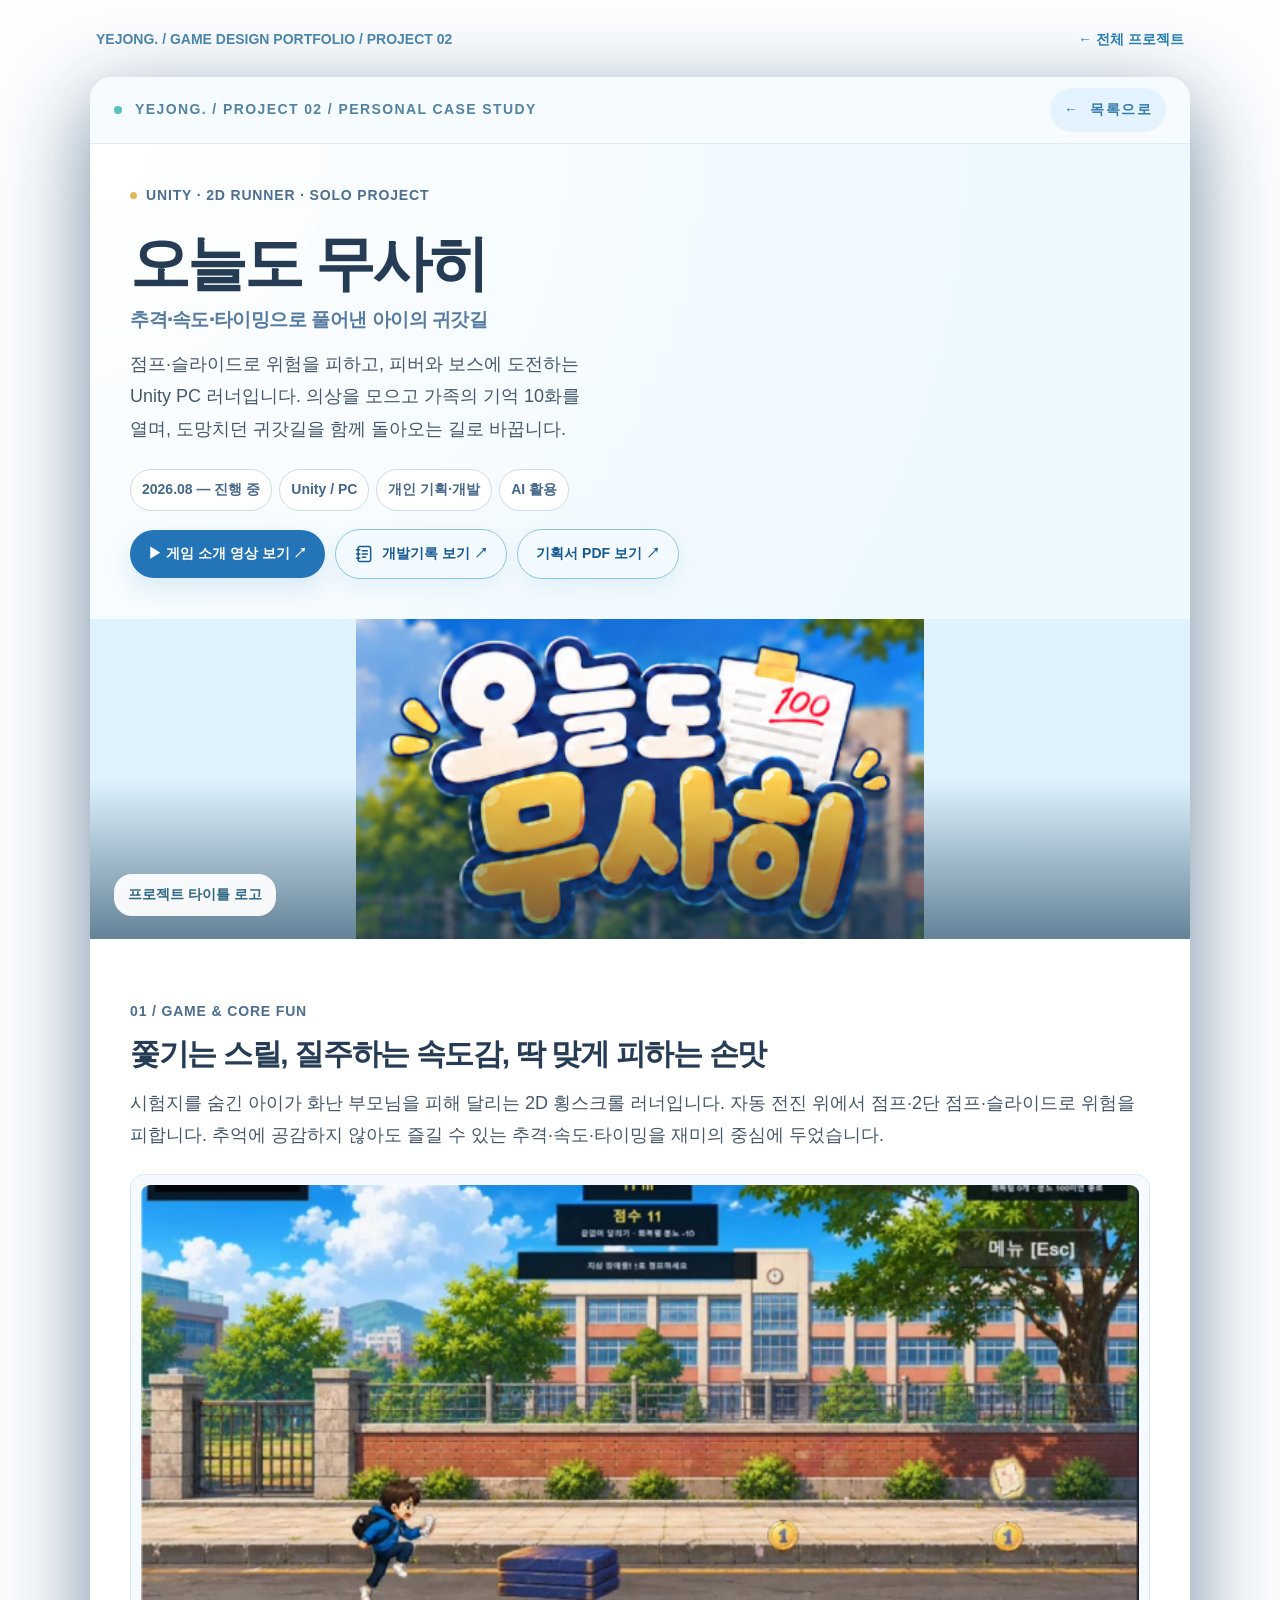
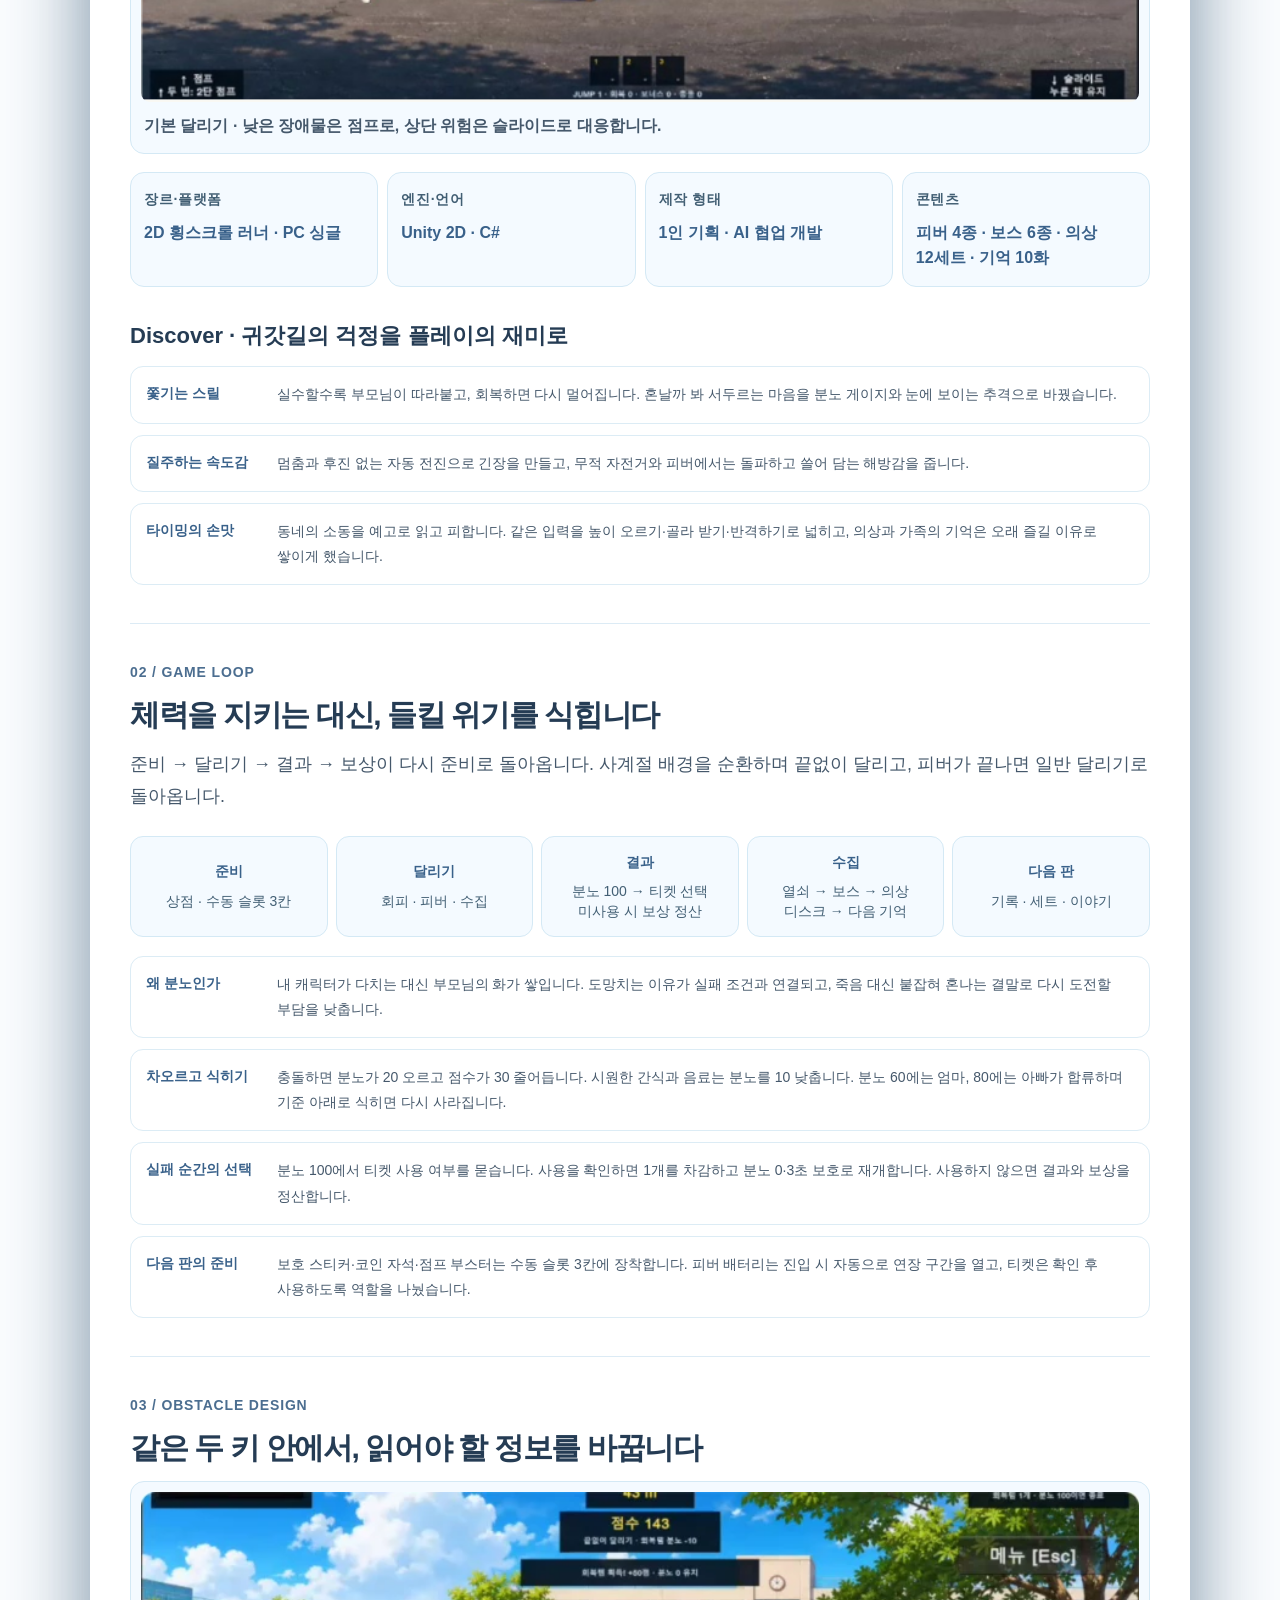
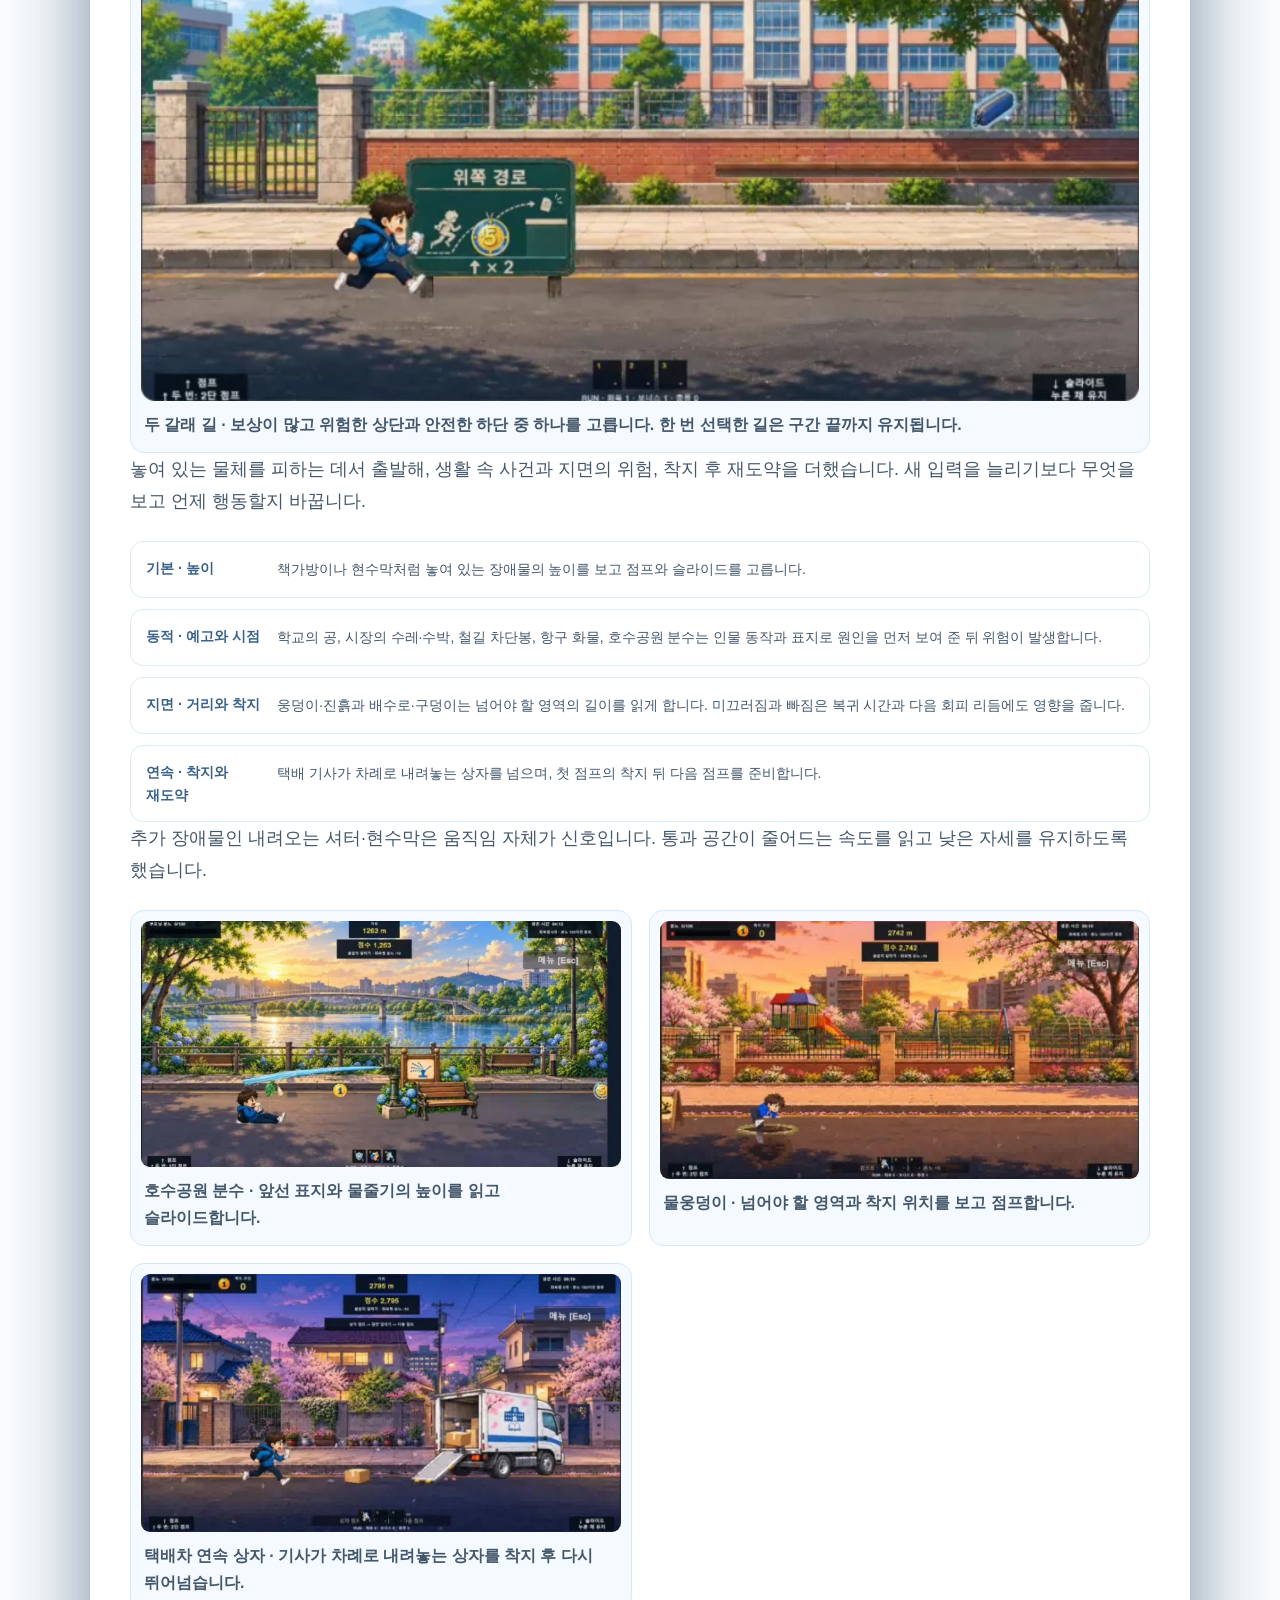
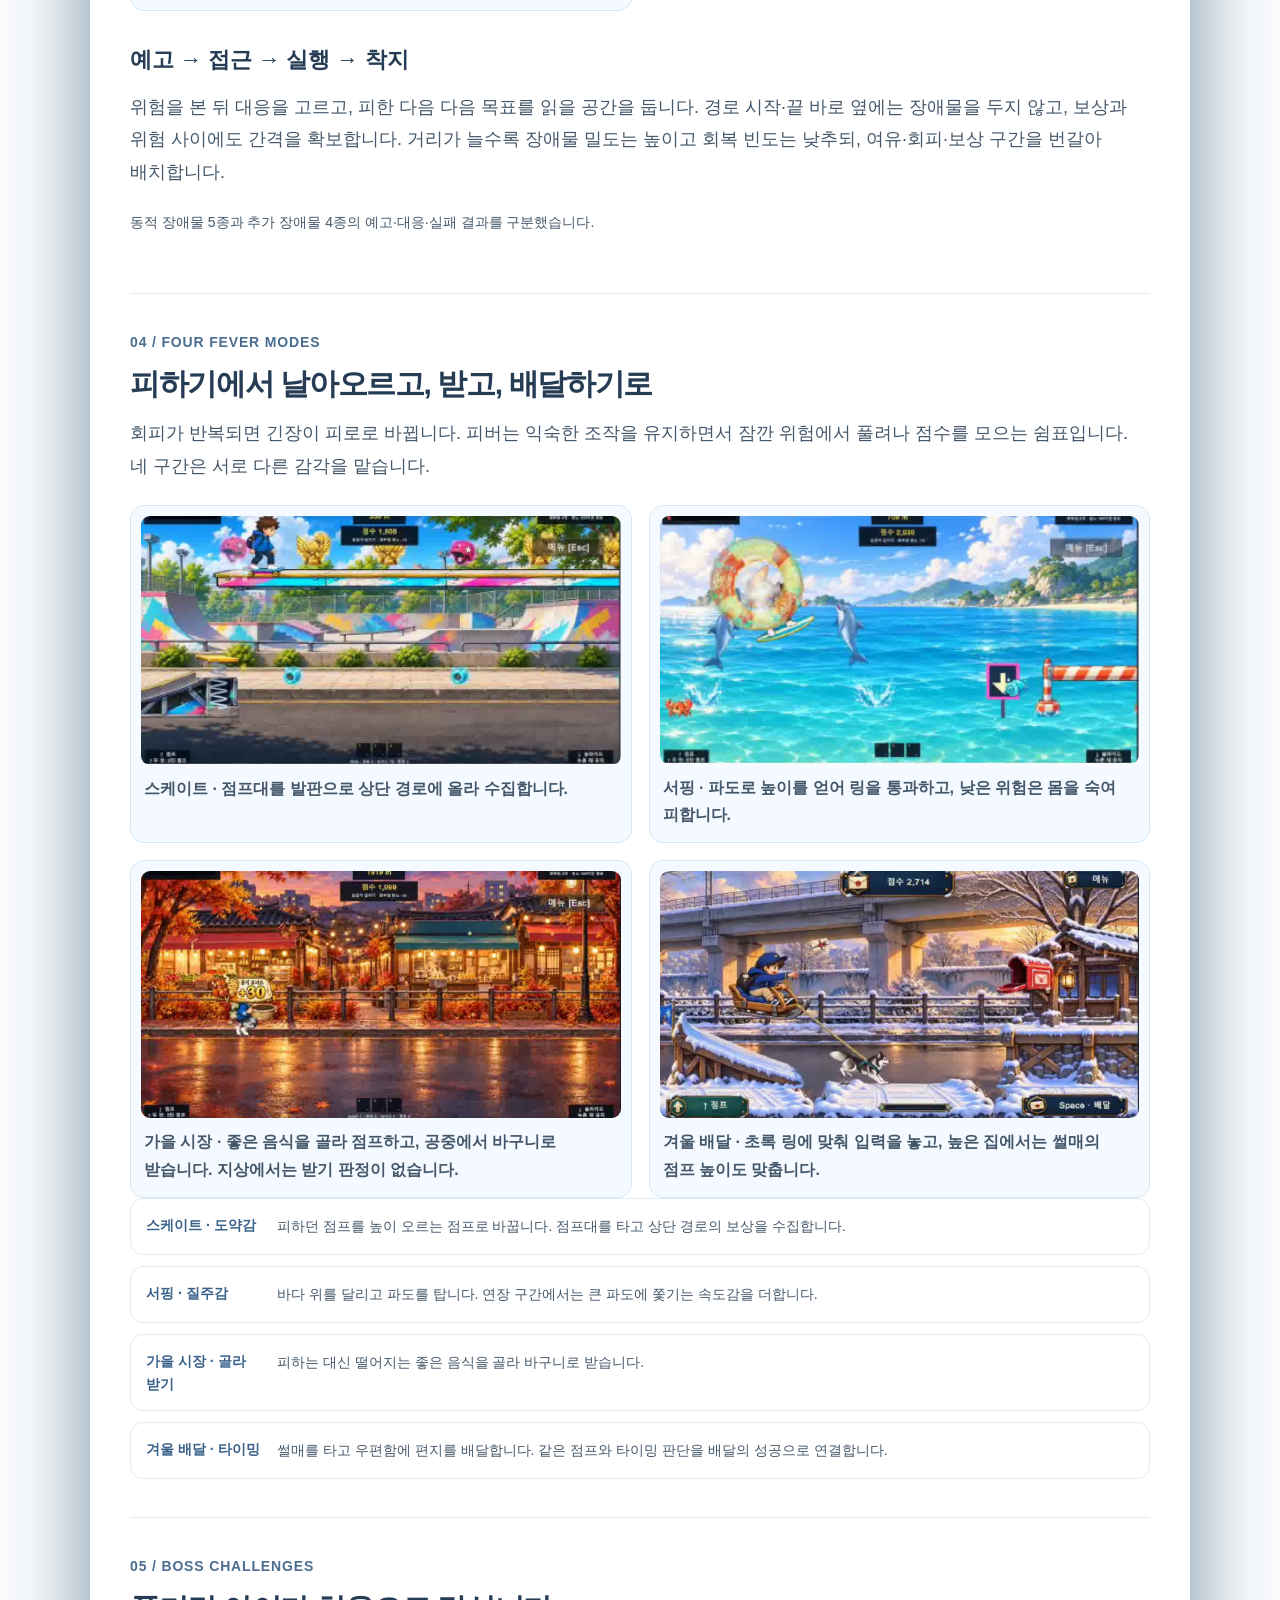
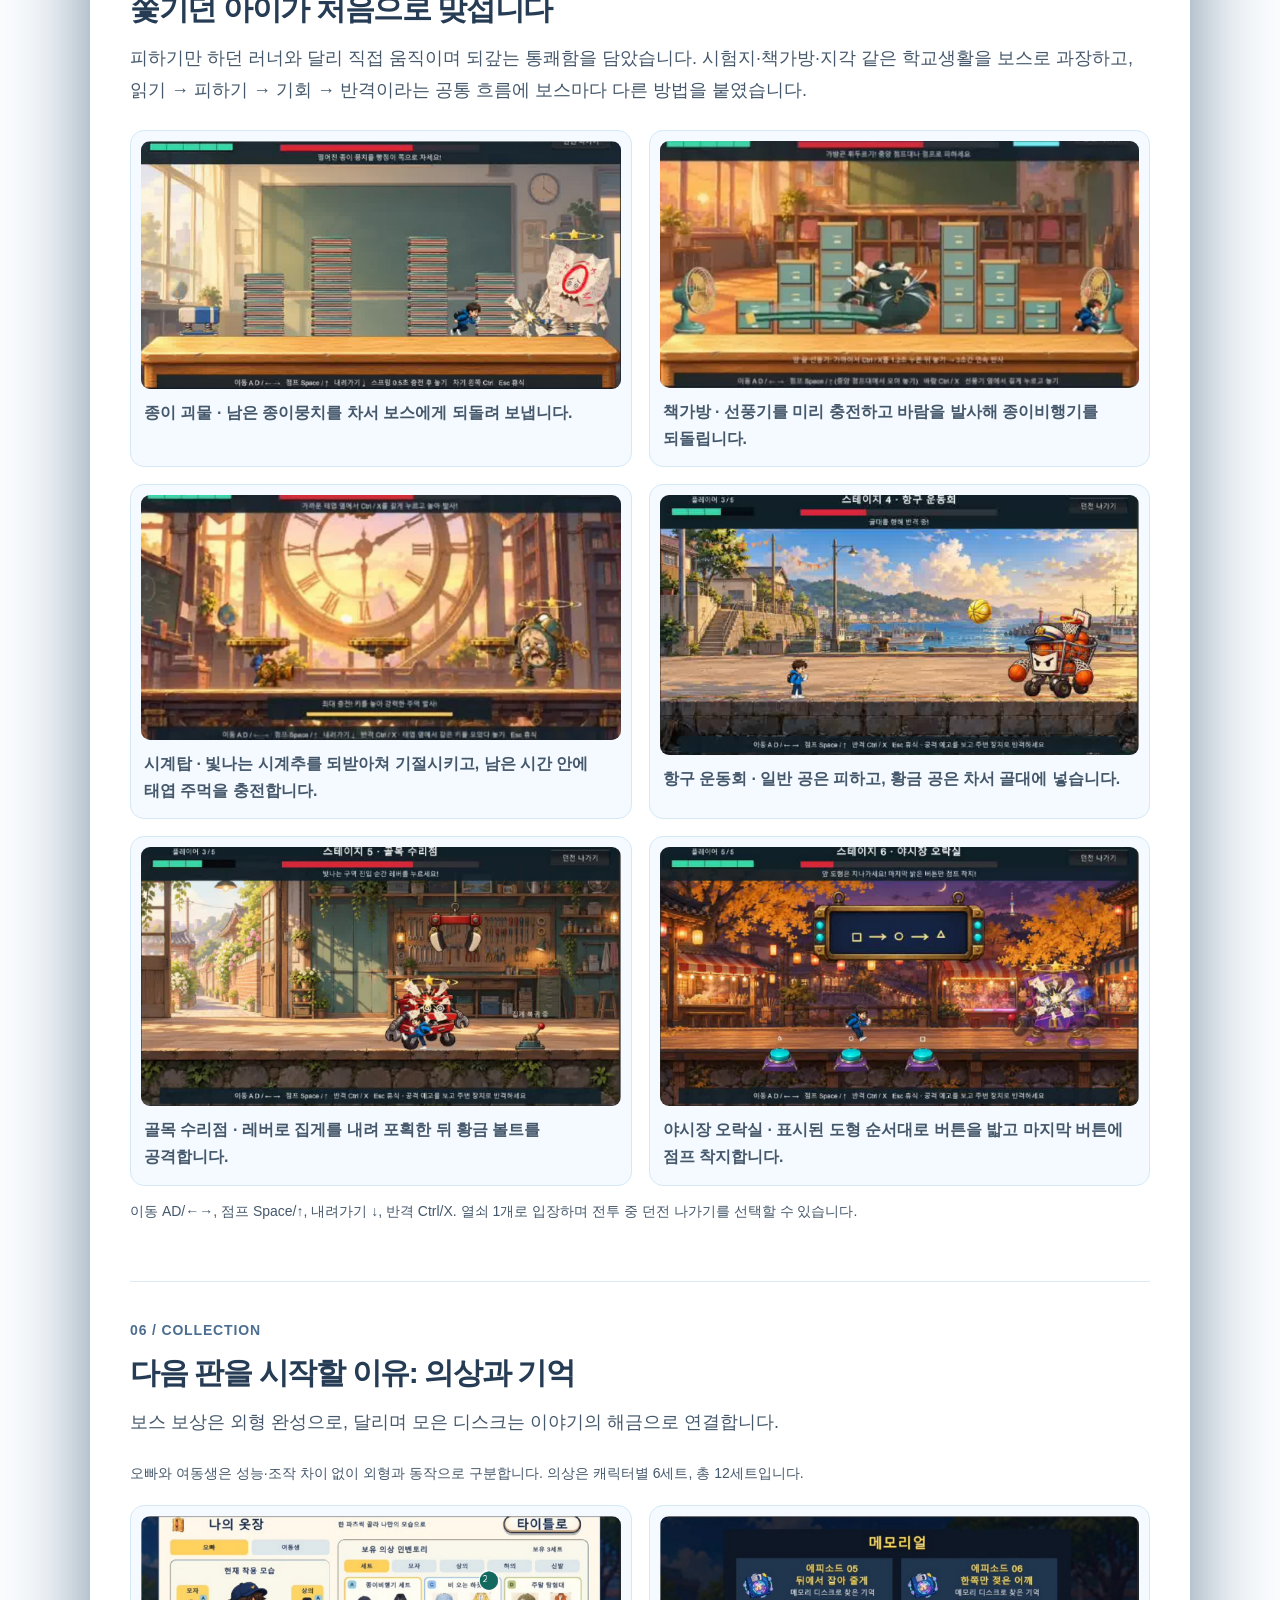
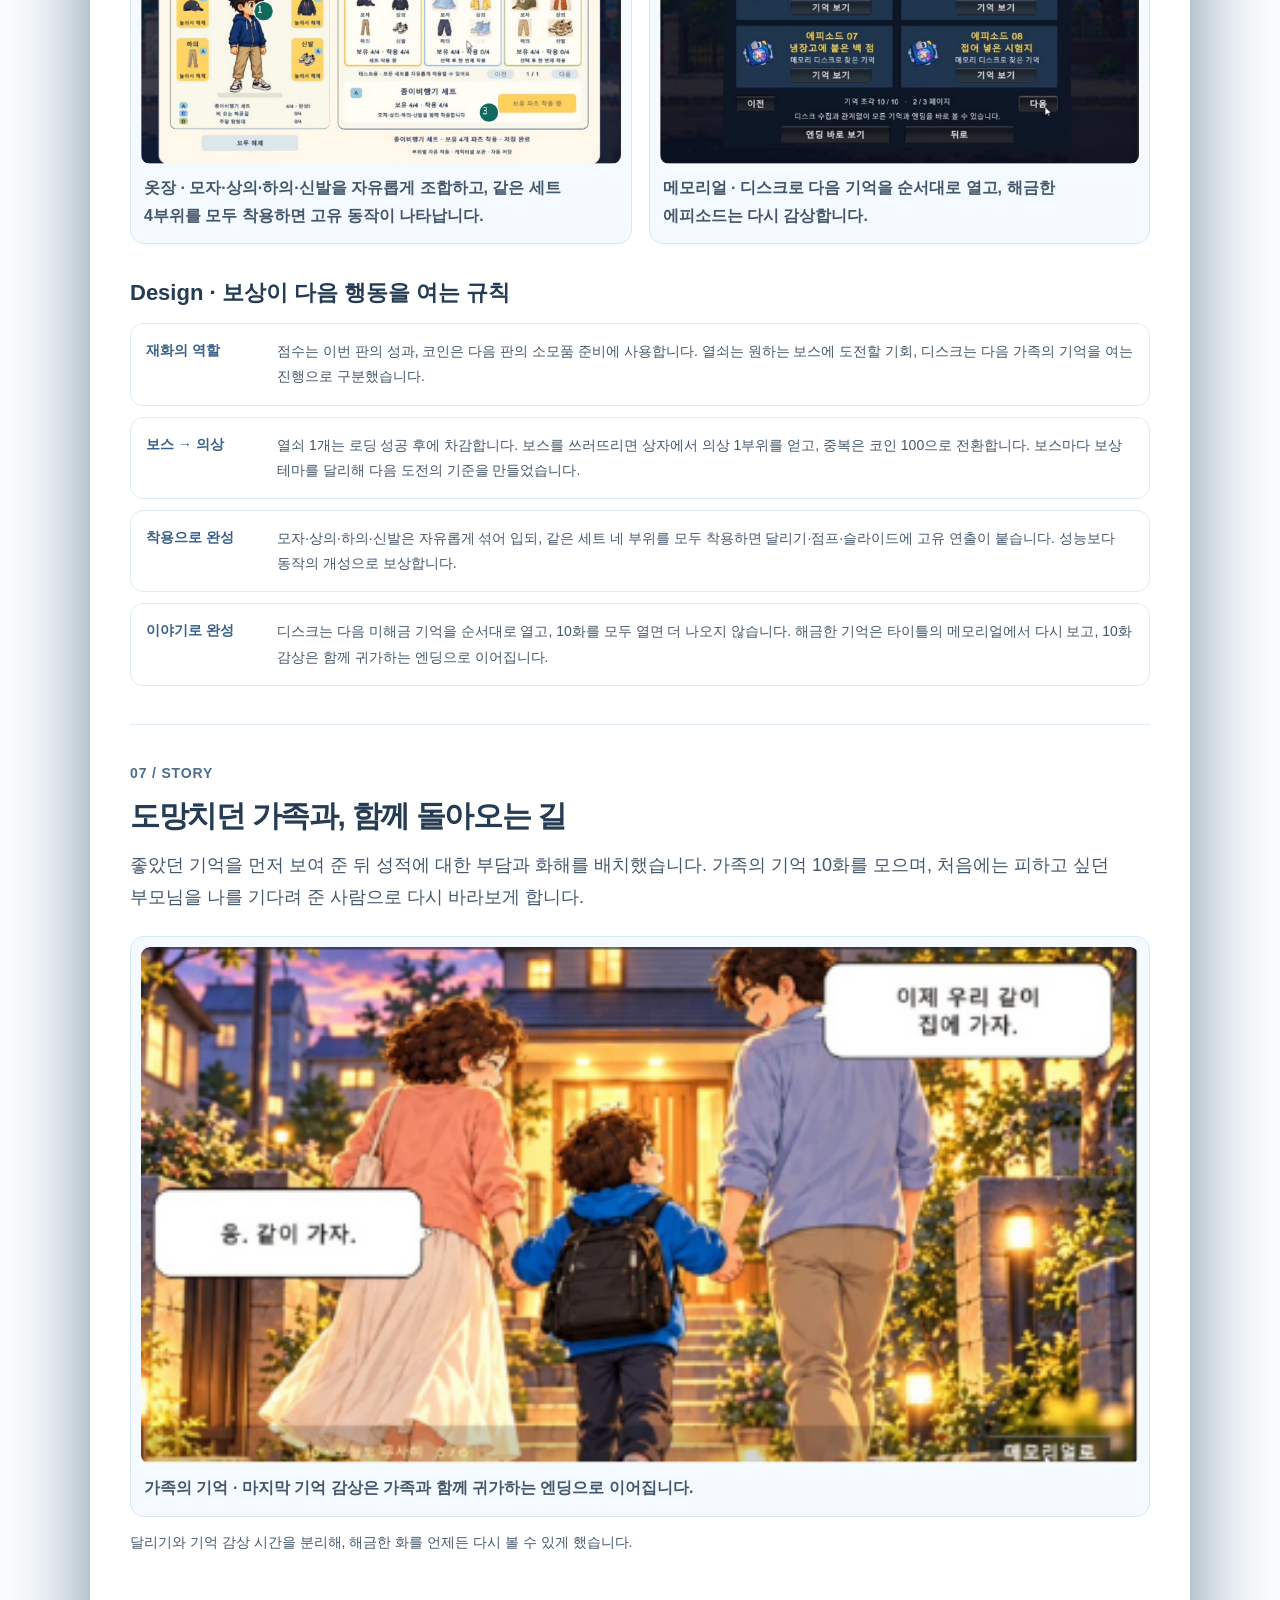
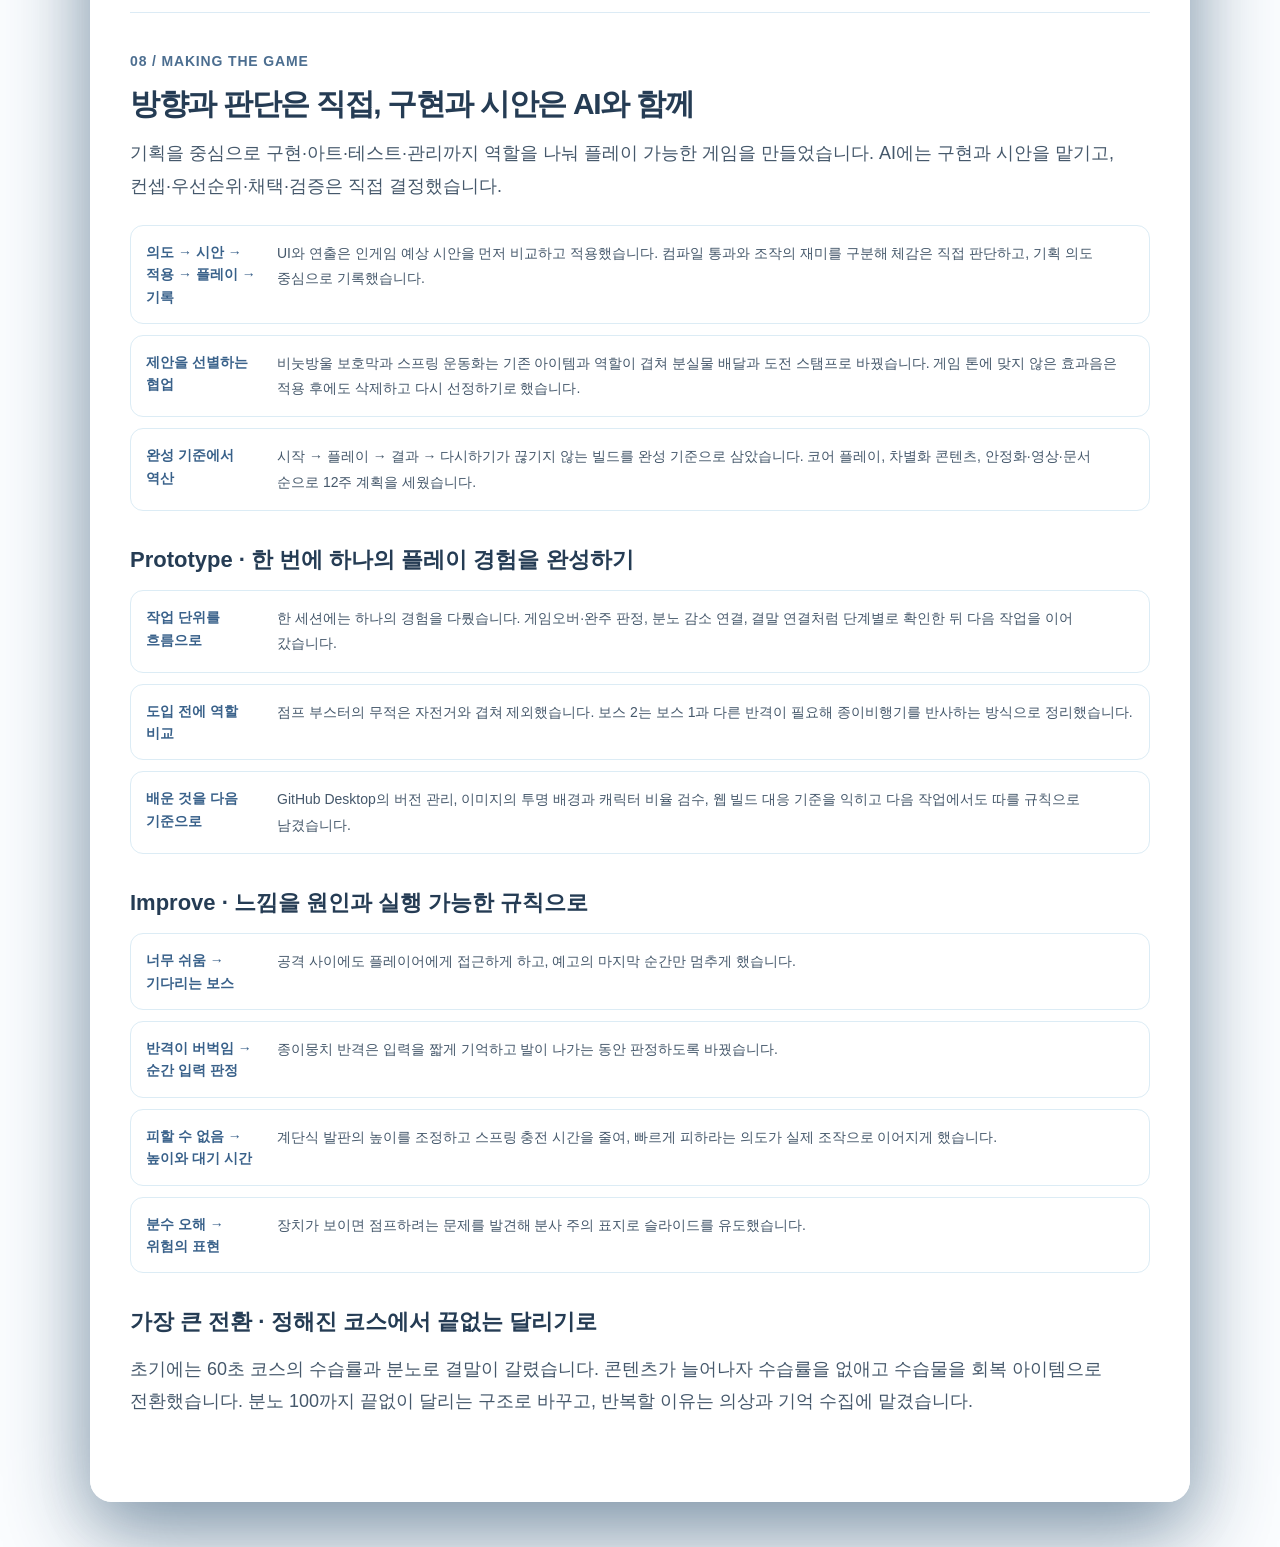
<file: today-safely.html>
<!doctype html><html lang="ko"><head><meta charset="utf-8"><meta name="viewport" content="width=device-width,initial-scale=1"><title>오늘도 무사히 | 서예종 게임 기획 포트폴리오</title>
<style>:root{--ink:#204765;--ink-deep:#163b5d;--ink-muted:#617f95;--accent:#4b96d2;--accent-deep:#287abc;--sky:#dfF3ff;--sky-mid:#c1e5fa;--powder:#eef8ff;--white:#fff;--line:rgba(69,125,166,.15);--shadow:0 26px 70px rgba(42,117,170,.13);--rad:26px;--max:1190px}
*{box-sizing:border-box}html{scroll-behavior:smooth;scroll-padding-top:92px}body{margin:0;background:#f8fcff;color:var(--ink);font-family:Pretendard,'Apple SD Gothic Neo','Noto Sans KR',-apple-system,BlinkMacSystemFont,'Segoe UI',sans-serif;-webkit-font-smoothing:antialiased;word-break:keep-all}a{color:inherit;text-decoration:none}button{font:inherit}::selection{background:#adddf9;color:#174a72}.container{width:min(var(--max),calc(100% - 88px));margin-inline:auto}.skip-link{position:fixed;top:-100px;left:16px;background:white;padding:12px 18px;z-index:30}.skip-link:focus{top:10px}a:focus-visible,button:focus-visible{outline:3px solid #257ab9;outline-offset:4px}
.site-header{height:86px;position:absolute;top:0;left:0;right:0;z-index:10}.nav-shell{display:flex;align-items:center;gap:28px;height:100%;border-bottom:1px solid rgba(255,255,255,.55)}.brand{display:flex;align-items:center;gap:11px;flex-shrink:0}.brand-symbol{display:grid;grid-template-columns:repeat(3,5px);align-items:center;gap:3px;width:29px;height:30px;transform:rotate(-26deg)}.brand-symbol span{border-radius:6px;background:#67addc}.brand-symbol span:nth-child(1){height:15px}.brand-symbol span:nth-child(2){height:28px}.brand-symbol span:nth-child(3){height:19px;background:#a6d5ee}.brand-wordmark{display:block;font-weight:850;font-size:19px;line-height:1;letter-spacing:-.055em}.brand-dot{color:#59b8e5}.brand-wordmark small{display:block;margin-top:6px;font-size:14px;color:#5c8dae;font-weight:800;letter-spacing:.18em}.desktop-nav{display:flex;gap:37px;margin-left:auto}.desktop-nav a{font-size:14px;font-weight:750;color:#477394;transition:color .2s}.desktop-nav a:hover,.desktop-nav a.is-active{color:#1c6297}.nav-contact{font-weight:750;background:rgba(255,255,255,.65);padding:12px 20px;border:1px solid rgba(255,255,255,.93);border-radius:999px;display:flex;gap:23px;align-items:center;font-size:14px;box-shadow:0 6px 18px #9ccce223}.nav-contact:hover{background:white}.nav-contact span{font-size:19px;line-height:1}.mobile-toggle,.mobile-menu{display:none}
.hero{position:relative;overflow:hidden;min-height:840px;background:linear-gradient(116deg,#e8f6ff 0%,#b8dff7 54%,#eaf9ff 100%);isolation:isolate}.sky-wash{position:absolute;inset:0;z-index:-1;background:radial-gradient(ellipse 500px 510px at 93% 29%,#ffffffcf,transparent 82%),radial-gradient(ellipse 560px 520px at 17% -7%,#ffffffa6,transparent 80%),radial-gradient(ellipse 650px 260px at 35% 98%,#effaffaa,transparent 86%)}.hero-grid{display:grid;grid-template-columns:1.04fr .96fr;align-items:center;gap:18px;position:relative;min-height:840px;padding-top:76px;padding-bottom:64px}.hero-copy{position:relative;z-index:2;margin-top:-28px}.hero-eyebrow{display:flex;align-items:center;gap:11px;font-size:14px;font-weight:850;letter-spacing:.15em;color:#2f84b3;margin-bottom:32px}.status-star{font-size:23px;line-height:1;color:#56a5d6}.eyebrow-line{width:36px;height:1px;background:#72b5dd}.hero h1{font-size:clamp(45px,4.6vw,69px);letter-spacing:-.079em;line-height:1.25;font-weight:850;color:#16466b;margin:0 0 25px}.hero h1 em{font-style:normal;color:#4491c8}.title-period{color:#75b9dc}.hero-intro{font-size:16px;line-height:1.95;color:#517995;letter-spacing:-.03em}.hero-intro strong{color:#2c668e}.hero-actions{display:flex;gap:24px;align-items:center;margin-top:39px}.primary-button{display:inline-flex;align-items:center;justify-content:space-between;gap:39px;background:#337eb5;border-radius:999px;color:white;padding:19px 23px;font-weight:800;font-size:14px;box-shadow:0 12px 23px #448fc045;transition:transform .2s,background .2s,box-shadow .2s}.primary-button:hover{background:#1f699f;transform:translateY(-3px);box-shadow:0 16px 25px #448fc04d}.primary-button span{font-size:19px;line-height:.8}.text-button{font-size:14px;font-weight:750;color:#386d91;display:flex;align-items:center;gap:14px}.text-button span{font-size:19px}.text-button:hover{color:#174d7a}.draft-marker{margin-top:96px;display:flex;align-items:center;gap:9px;color:#6f9dbb;font-size:14px;font-weight:850;letter-spacing:.12em}.draft-dot{width:7px;height:7px;border-radius:50%;background:#81bdcf}.cloud,.contact-cloud{position:absolute;width:180px;height:48px;background:#ffffffe0;border-radius:60px;filter:blur(1px)}.cloud:before,.cloud:after,.contact-cloud:before,.contact-cloud:after{content:"";position:absolute;border-radius:50%;background:inherit}.cloud:before,.contact-cloud:before{width:84px;height:84px;left:33px;bottom:10px}.cloud:after,.contact-cloud:after{width:61px;height:61px;right:23px;bottom:8px}.cloud-one{left:-50px;top:240px;opacity:.51;transform:scale(.8)}.cloud-two{right:6%;top:127px;opacity:.37;transform:scale(.82)}.cloud-three{left:36%;bottom:145px;opacity:.35;transform:scale(1.35)}.hero-art{height:624px;position:relative;transform:translateX(12px);min-width:0}.sun-halo{position:absolute;width:480px;height:480px;border-radius:50%;background:radial-gradient(circle,#f5fdffc9 0%,#fafcff55 55%,#fff0 70%);left:53%;top:40%;transform:translate(-50%,-50%)}.hero-orbit{position:absolute;border:1px solid #ffffffac;border-radius:50%;width:540px;height:540px;left:53%;top:43%;transform:translate(-50%,-50%)}.orbit-two{width:425px;height:425px;border-style:dashed;border-color:#ffffff77}.art-cloud{position:absolute;width:100px;height:29px;border-radius:70px;background:#fff9;z-index:1}.art-cloud::before{content:"";position:absolute;width:48px;height:48px;border-radius:50%;left:19px;bottom:9px;background:inherit}.art-cloud-one{top:90px;right:12px;transform:rotate(-10deg)}.art-cloud-two{bottom:159px;left:0;transform:scale(.8) rotate(8deg)}.floating-star{position:absolute;z-index:4;color:#fff;filter:drop-shadow(0 4px 9px #79afd9);font-size:31px;animation:float 6s ease-in-out infinite}.star-one{top:96px;left:90px}.star-two{right:-2px;top:198px;font-size:45px}.star-three{bottom:130px;right:52px;font-size:23px;color:#fff4ca}.idea-window{width:min(430px,calc(100% - 18px));position:absolute;z-index:3;left:52%;top:44%;transform:translate(-50%,-50%) rotate(-5deg);background:#fffd;border:1px solid #fff;box-shadow:0 40px 90px #4489b73c,0 5px 9px #3681ab19;border-radius:23px;overflow:hidden;backdrop-filter:blur(5px)}.window-header{display:flex;align-items:center;justify-content:space-between;padding:17px 21px;border-bottom:1px solid #e1f1fb;background:#f5fbff;font-size:14px;letter-spacing:.11em;color:#7093ac;font-weight:850}.window-dots{display:flex;gap:5px}.window-dots i{width:9px;height:9px;border-radius:50%;background:#fad5c6}.window-dots i:nth-child(2){background:#ffe1ab}.window-dots i:nth-child(3){background:#c5e7cb}.window-smile{font-size:18px;line-height:0;color:#68b4d8}.board-content{height:350px;position:relative;padding:35px 42px 15px}.board-kicker{font-size:14px;font-weight:900;letter-spacing:.18em;color:#81b6d2}.board-title{font-size:47px;font-weight:850;letter-spacing:-.08em;line-height:1.07;color:#2b5d86;margin-top:12px}.board-title span{color:#64afe0}.board-diagram{width:100%;height:160px;display:block;margin-top:0;overflow:visible}.floating-sticker{position:absolute;z-index:5;background:#fff;box-shadow:0 18px 40px #4694c53b}.sticker-left{left:7px;top:178px;border-radius:17px;padding:16px 17px;color:#4f90ba;font-size:14px;font-weight:900;letter-spacing:.09em;transform:rotate(10deg);line-height:1.3}.sticker-left span{display:block;font-size:33px;color:#96cae5;line-height:1}.sticker-right{right:-22px;bottom:142px;display:flex;gap:12px;align-items:center;padding:13px 19px;border-radius:15px;transform:rotate(7deg)}.sticker-icon{font-size:36px;color:#f5c472}.sticker-right b{font-size:14px;display:block;color:#397bb0}.sticker-right small{font-size:14px;color:#8db0c6;font-weight:800;letter-spacing:.1em}.hero-landscape{position:absolute;inset:auto -40px 0 -40px;height:160px;overflow:hidden;z-index:0;opacity:.75}.hill{position:absolute;bottom:-135px;width:630px;height:250px;border-radius:50%}.hill-back{background:#b6ded0;left:6%;transform:rotate(-8deg)}.hill-front{background:#a8d9bc;left:-33%;bottom:-165px;transform:rotate(6deg)}.tiny-flower{position:absolute;z-index:2;color:#fff5dd;font-size:18px}.flower-one{bottom:40px;left:30%}.flower-two{bottom:57px;right:7%}.flower-three{bottom:25px;right:28%}.hero-bottom-cloud{position:absolute;bottom:-70px;left:-3%;width:110%;height:108px;background:#f8fcff;border-radius:50% 50% 0 0;transform:rotate(-1.2deg)}.scroll-note{position:absolute;bottom:61px;left:50%;transform:translateX(-50%);z-index:2;font-size:14px;color:#558bb0;letter-spacing:.19em;font-weight:850;display:flex;align-items:center;gap:12px}.scroll-note span{font-size:18px}
.section{padding:129px 0}.section-index{font-size:14px;letter-spacing:.16em;font-weight:900;color:#5c9ecb}.section-heading{font-size:clamp(33px,3.5vw,49px);line-height:1.35;font-weight:850;letter-spacing:-.064em;margin:17px 0 24px;color:#254f70}.section-heading span{color:#6aaed8}.section-lead{color:#738fa3;font-size:16px;line-height:1.98;max-width:715px;margin:0}.about-grid{display:grid;grid-template-columns:22% 1fr;gap:55px}.section-side{position:relative;padding-top:17px}.deco-sparkle{font-size:85px;color:#d9effd;margin-top:55px;transform:rotate(18deg);line-height:1}.section-heading-top{display:flex;justify-content:space-between}.mini-pill{font-size:14px;font-weight:850;color:#669fc4;background:#eff8ff;padding:9px 17px;border-radius:40px;letter-spacing:.11em}.soft-star{font-size:35px;color:#b2dff5;margin-right:7px}.about-tag-row{display:flex;gap:10px;flex-wrap:wrap;margin:30px 0 48px}.about-tag-row span{padding:10px 16px;border:1px solid #cde7f8;border-radius:999px;color:#5f91b2;background:#f7fcff;font-weight:750;font-size:14px}.quote-block{background:linear-gradient(107deg,#eff9ff,#fff 84%);border:1px solid #dbedf8;border-radius:22px;padding:32px 38px;max-width:770px;position:relative;box-shadow:0 18px 35px #4f95c00a}.quote-icon{font-size:57px;line-height:.8;color:#91c5e3;font-family:Georgia,serif}.quote-block p{font-size:21px;font-weight:750;line-height:1.75;letter-spacing:-.05em;margin:4px 0 23px}.quote-foot{font-size:14px;font-weight:850;letter-spacing:.17em;color:#90b2c8}
.focus-section{background:#edf8ff;position:relative}.focus-section:before{position:absolute;content:"";top:-25px;left:-3%;width:110%;height:44px;background:#edf8ff;border-radius:50%}.section-title-group{display:flex;align-items:end;justify-content:space-between;gap:35px;margin-bottom:45px}.section-title-group .section-heading{margin-bottom:0}.section-title-group>p{color:#7b9ab0;font-size:14px;line-height:1.85;margin:0 0 4px}.focus-grid{display:grid;grid-template-columns:repeat(3,minmax(0,1fr));gap:19px}.focus-card{background:#fff;border:1px solid #e1eff8;border-radius:25px;padding:30px 30px 28px;box-shadow:0 22px 48px #5c9bc016;transition:transform .25s,box-shadow .25s;min-height:330px}.focus-card:hover{transform:translateY(-8px);box-shadow:0 28px 50px #5c9bc029}.focus-icon{width:90px;height:90px;border-radius:24px;display:grid;place-items:center;margin-bottom:28px}.focus-icon svg{width:65px;height:65px}.focus-blue{background:#e4f3ff;color:#62a4da}.focus-lilac{background:#f0edff;color:#9790d9}.focus-peach{background:#fff1e3;color:#dcaa81}.card-number{display:block;font-size:14px;color:#8aaec3;letter-spacing:.15em;font-weight:900}.focus-card h3{font-size:23px;letter-spacing:-.06em;margin:11px 0 10px}.focus-card p{font-size:14px;line-height:1.9;color:#7793a7;margin:0 0 21px;min-height:72px}.tag-chip{display:inline-block;background:#f2f8fc;color:#7798b2;padding:9px 13px;border-radius:7px;font-size:14px;font-weight:800;letter-spacing:.05em}
.projects-section{background:#f8fcff}.project-grid{display:grid;grid-template-columns:repeat(2,minmax(0,1fr));gap:28px}.project-card{min-width:0}.project-card.featured{grid-column:1/-1}.project-cover{height:270px;border-radius:23px;position:relative;overflow:hidden;isolation:isolate}.featured .project-cover{height:390px}.cover-one{background:linear-gradient(125deg,#a4ccef 5%,#cfe7ff 48%,#eaf7ff 100%)}.cover-one:before{content:"";position:absolute;width:600px;height:600px;border-radius:50%;background:radial-gradient(circle,#fff9,transparent 70%);right:-60px;top:-155px}.cover-sun{position:absolute;width:178px;height:178px;background:#f8f8e7;border-radius:50%;top:61px;right:17%;box-shadow:0 0 80px 32px #fffbf0ab}.cover-ring{position:absolute;width:380px;height:380px;right:9%;top:7px;border:1px solid #ffffffa9;border-radius:50%}.ring-b{transform:scale(1.23);border-style:dashed;opacity:.65}.cover-copy{position:absolute;top:92px;left:9%;font-size:68px;letter-spacing:-.075em;line-height:1.04;font-weight:850;color:#fff;z-index:2;text-shadow:0 3px 20px #4379a825}.cover-copy em{font-style:normal;color:#fff7d7}.cover-preview-chip{position:absolute;top:22px;left:25px;z-index:3;background:#fffafd;border:1px solid #fff;border-radius:999px;padding:10px 14px;color:#6e9bba;font-size:14px;font-weight:900;letter-spacing:.15em}.cover-cloud{position:absolute;right:8%;bottom:75px;width:200px;height:54px;border-radius:60px;background:#ffffffaa;transform:rotate(5deg)}.cover-cloud:before{content:"";position:absolute;width:100px;height:95px;left:30px;bottom:11px;border-radius:50%;background:inherit}.cover-hill{position:absolute;width:125%;height:240px;border-radius:50%;background:#a2d7c1;left:-20%;bottom:-200px;transform:rotate(-7deg)}.cover-two{background:linear-gradient(150deg,#e8e4ff,#ceddfd 67%,#c5e7f6)}.orbit-graphic{position:absolute;left:50%;top:51%;transform:translate(-50%,-50%);width:220px;height:220px;display:grid;place-items:center}.orbit-graphic span{position:absolute;border:2px solid #fffafa;border-radius:50%}.orbit-large{inset:0}.orbit-mid{inset:34px;background:#e9f3ffb8;box-shadow:0 8px 35px #758dda25}.orbit-small{inset:69px;background:#fafaff;box-shadow:0 8px 35px #758dda25}.orbit-graphic b{font-size:42px;color:#8f9ddb;z-index:2;letter-spacing:-.09em}.cover-three{background:linear-gradient(125deg,#e2f6e9,#d7f1f9 70%,#effaf4)}.sketch-frame{position:absolute;width:195px;height:235px;background:#ffffffc9;border:1px solid #fff;box-shadow:12px 12px 0 #99d9c278,0 18px 60px #74b49c47;border-radius:12px;left:50%;top:55%;transform:translate(-50%,-50%) rotate(-7deg);padding:26px}.sketch-frame>span{font-size:14px;font-weight:900;color:#81b39c;letter-spacing:.12em}.sketch-line{height:5px;background:#b5dbd1;border-radius:4px;position:absolute;left:26px}.line-a{top:63px;width:104px}.line-b{top:78px;width:77px}.line-c{bottom:57px;width:125px}.line-d{bottom:42px;width:81px}.sketch-shape{position:absolute;top:111px;left:62px;width:64px;height:45px;background:#cae4f5;border-radius:14px 14px 26px 26px;transform:rotate(-14deg)}.cover-asterisk{position:absolute;right:9%;top:28%;color:white;font-size:62px}.project-info{display:flex;justify-content:space-between;gap:16px;align-items:end;padding:21px 7px 14px}.project-type{font-size:14px;font-weight:900;letter-spacing:.12em;color:#80a4bb}.project-info h3{font-size:22px;letter-spacing:-.055em;margin:9px 0 9px}.project-info p{font-size:14px;color:#809bad;line-height:1.7;margin:0}.coming-pill{border:1px solid #d5e8f5;border-radius:100px;color:#7b9db6;font-weight:900;letter-spacing:.06em;font-size:14px;padding:11px 13px;white-space:nowrap;background:#fff}.coming-pill span{font-size:14px;margin-left:9px}.project-footnote{margin-top:32px;text-align:center;color:#8faabd;font-size:14px}.project-footnote span{color:#75add2;margin-right:9px}
.process-section{background:linear-gradient(155deg,#eaf7ff,#f8fcff);position:relative}.process-wrap{display:grid;grid-template-columns:.83fr 1.17fr;gap:90px;align-items:start}.process-intro{padding-top:36px}.process-intro>p{color:#7796a9;line-height:1.9;max-width:360px;font-size:14px}.process-doodle{display:block;margin-top:65px;color:#a7d3ed;letter-spacing:.45em;font-size:25px}.process-steps{position:relative;border-radius:25px;background:#ffffffd4;border:1px solid #fff;box-shadow:0 22px 45px #7eb1d015;padding:16px 32px}.process-step{display:grid;grid-template-columns:46px 1fr 34px;gap:15px;align-items:center;padding:24px 5px;border-bottom:1px solid #e5f1f9;position:relative}.process-step:last-child{border:0}.process-number{color:#93bed9;font-size:14px;font-weight:900}.process-step h3{font-size:21px;margin:0 0 9px;color:#396987;letter-spacing:-.04em}.process-step h3 small{font-size:14px;font-weight:750;color:#95aec0;margin-left:13px}.process-step p{font-size:14px;margin:0;color:#8da5b4}.step-icon{width:34px;height:34px;border-radius:50%;display:grid;place-items:center;font-size:19px;color:#73afda;background:#eef8ff}.process-step:nth-child(3) .step-icon{color:#9b95d9;background:#f3f1ff}.process-step:nth-child(4) .step-icon{color:#ccad60;background:#fff9e5}.process-step:nth-child(5) .step-icon{color:#6cae9c;background:#e7f8f2}
.contact-section{position:relative;background:linear-gradient(150deg,#b8e0f7,#dcf3ff 66%,#f0faff);text-align:center;overflow:hidden;isolation:isolate;padding:107px 0 100px}.contact-section:after{position:absolute;inset:0;content:"";z-index:-1;background:radial-gradient(ellipse 530px 300px at 67% 0%,#fff8,transparent),radial-gradient(ellipse 400px 300px at 10% 92%,#fff7,transparent)}.contact-inner{position:relative}.contact-inner .section-index{color:#4c94bf}.contact-sparkle{font-size:41px;color:white;margin:24px 0 0;filter:drop-shadow(0 3px 7px #98cdec)}.contact-inner h2{font-size:clamp(34px,4.5vw,60px);letter-spacing:-.075em;line-height:1.38;color:#22597d;margin:15px 0 20px}.contact-inner h2 em{font-style:normal;color:#4b9acc}.contact-inner p{color:#6895b2;line-height:1.95;font-size:14px}.contact-footer-action{display:flex;flex-wrap:wrap;gap:18px;align-items:center;justify-content:center;margin-top:39px}.contact-placeholder{font-size:14px;font-weight:800;color:#5a8cae;border:1px solid #ffffffa8;background:#ffffffaa;padding:15px 25px;border-radius:50px}.contact-top{font-weight:850;font-size:14px;color:#296f9e;border-bottom:1px solid #7ab5d5;padding:10px}.contact-top:hover{color:#064c7b}.contact-cloud{z-index:-1;opacity:.35}.cc-one{left:-62px;top:45%;transform:scale(1.5)}.cc-two{right:-34px;top:36%;transform:scale(1.2)}.site-footer{background:#f8fcff;padding:35px 0}.footer-grid{display:flex;align-items:center;gap:20px}.footer-brand{font-size:20px;font-weight:900;letter-spacing:-.06em;color:#285d83}.footer-brand span{color:#69b4df}.footer-grid>span{font-size:14px;letter-spacing:.13em;color:#93b1c3;font-weight:850}.footer-grid small{margin-left:auto;color:#9db3c1;font-size:14px}
.reveal{opacity:0;transform:translateY(20px);transition:opacity .55s ease,transform .55s ease}.reveal.is-visible{opacity:1;transform:translateY(0)}.hero-art.reveal.is-visible{transform:translateX(12px)}@keyframes float{0%,100%{translate:0 0}50%{translate:0 -11px}}
@media(max-width:1050px){.container{width:min(var(--max),calc(100% - 56px))}.hero{min-height:770px}.hero-grid{min-height:770px}.hero h1{font-size:clamp(40px,4.7vw,55px)}.hero-art{transform:translateX(-5px) scale(.88);transform-origin:center}.hero-art.reveal.is-visible{transform:translateX(-5px) scale(.88)}.idea-window{width:415px}.sticker-right{right:-28px}.desktop-nav{gap:23px}.process-wrap{gap:40px}.cover-copy{font-size:59px}}
@media(max-width:760px){.container{width:calc(100% - 38px)}.site-header{height:72px}.nav-shell{border-bottom:1px solid #ffffff88}.brand-wordmark{font-size:18px}.desktop-nav,.nav-contact{display:none}.mobile-toggle{margin-left:auto;display:grid;place-content:center;gap:5px;width:44px;height:42px;border:1px solid #fff9;background:#ffffff8c;border-radius:13px;cursor:pointer}.mobile-toggle span{height:2px;width:20px;background:#376e96;border-radius:3px;transition:transform .2s,opacity .2s}.mobile-toggle[aria-expanded=true] span:first-child{transform:translateY(7px) rotate(45deg)}.mobile-toggle[aria-expanded=true] span:nth-child(2){opacity:0}.mobile-toggle[aria-expanded=true] span:last-child{transform:translateY(-7px) rotate(-45deg)}.mobile-menu:not([hidden]){display:flex;position:absolute;left:19px;right:19px;top:70px;padding:10px;flex-direction:column;border-radius:18px;background:#ffffffed;box-shadow:0 20px 40px #4e9fc138;backdrop-filter:blur(15px)}.mobile-menu a{padding:12px 15px;font-size:14px;color:#3e779e;font-weight:750}.hero{min-height:auto}.hero-grid{display:flex;flex-direction:column;align-items:stretch;gap:0;padding-top:150px;padding-bottom:85px;min-height:0}.hero-copy{margin:0}.hero-eyebrow{font-size:14px;margin-bottom:24px}.hero h1{font-size:clamp(40px,9vw,62px);line-height:1.28}.hero-intro{font-size:14px;margin-top:21px;line-height:1.9}.hero-actions{margin-top:28px;gap:19px}.primary-button{padding:16px 18px;gap:19px;font-size:14px}.text-button{font-size:14px}.draft-marker{margin-top:33px;font-size:14px}.hero-art{height:470px;max-width:540px;width:100%;margin:0 auto;transform:scale(.86) translateX(-2px);transform-origin:center center}.hero-art.reveal.is-visible{transform:scale(.86) translateX(-2px)}.hero-orbit{width:440px;height:440px;top:50%}.orbit-two{width:345px;height:345px}.sun-halo{width:390px;height:390px;top:51%}.idea-window{width:min(405px,100%);top:47%}.sticker-left{top:125px;left:-5px}.sticker-right{bottom:93px;right:-10px}.hero-landscape{bottom:-2px}.scroll-note{display:none}.section{padding:87px 0}.about-grid{grid-template-columns:1fr;gap:5px}.section-side{padding-top:0}.deco-sparkle{display:none}.section-heading{font-size:clamp(32px,7vw,44px)}.section-lead{font-size:14px}.quote-block{padding:28px 25px}.quote-block p{font-size:17px}.focus-grid{grid-template-columns:1fr}.focus-card{min-height:auto;padding:25px}.focus-icon{width:70px;height:70px;margin-bottom:16px}.focus-icon svg{width:52px}.focus-card p{min-height:auto}.section-title-group{display:block}.section-title-group>p{margin-top:18px}.project-grid{grid-template-columns:1fr;gap:25px}.project-card.featured{grid-column:auto}.project-cover,.featured .project-cover{height:260px}.cover-copy{font-size:43px;top:85px;left:8%}.cover-sun{width:135px;height:135px}.cover-ring{width:280px;height:280px}.project-info{align-items:start}.project-info h3{font-size:19px}.project-info p{font-size:14px}.coming-pill{font-size:14px;padding:9px}.process-wrap{grid-template-columns:1fr;gap:26px}.process-intro{padding-top:0}.process-doodle{display:none}.process-steps{padding:10px 20px}.process-step h3{font-size:18px}.process-step h3 small{font-size:14px}.contact-section{padding:85px 0}.contact-inner h2{font-size:37px}.contact-footer-action{flex-direction:column}.footer-grid{flex-wrap:wrap}.footer-grid small{margin-left:0;width:100%}}
@media(max-width:400px){.hero-grid{padding-top:127px}.hero h1{font-size:39px}.hero-intro{font-size:14px}.hero-actions{gap:13px}.hero-art{height:420px;transform:scale(.78) translateX(-5px);margin-top:-6px}.hero-art.reveal.is-visible{transform:scale(.78) translateX(-5px)}.idea-window{width:400px;max-width:none}.hero-orbit{left:53%}.art-cloud-one{right:-85px}.sticker-right{right:-50px}.project-info{flex-direction:column}.coming-pill{margin-top:7px}}
@media(prefers-reduced-motion:reduce){html{scroll-behavior:auto}*,*:before,*:after{animation:none!important;transition:none!important}.reveal{opacity:1;transform:none}.hero-art.reveal{transform:none}}


/* ================================================================
   PORTFOLIO CONCEPT V2 — Refinements
   The original sky illustration and palette remain untouched.
   This section controls refinement and the interactive prototype.
   ================================================================ */
:root{--surface:#fff;--sky-edge:#badff5;--soft-lilac:#e4e4ff;--soft-mint:#e4f7ef}
html{scroll-padding-top:92px}
body{overflow-x:hidden}
button{font:inherit}
button:focus-visible,a:focus-visible{outline:3px solid #277ec9;outline-offset:4px}
::selection{background:#b5e4ff;color:#16476f}
.scroll-progress{position:fixed;top:0;left:0;width:100%;height:3px;z-index:110;pointer-events:none}
.scroll-progress>span{height:100%;width:0;display:block;background:linear-gradient(90deg,#5ab4ed,#89d5f6,#8fb9e8);box-shadow:0 1px 7px #7ccaffb5;transition:width .08s linear}
.site-header{position:fixed;top:3px;transition:background .3s,box-shadow .3s;backdrop-filter:blur(0)}
.site-header.is-scrolled{background:#eef9ffdf;box-shadow:0 6px 35px rgba(66,134,180,.09);backdrop-filter:blur(20px);-webkit-backdrop-filter:blur(20px)}
.site-header .nav-shell{transition:border-color .3s}
.site-header.is-scrolled .nav-shell{border-color:transparent}
.hero{background:linear-gradient(111deg,#ecf9ff 0%,#c5e6f9 46%,#ddf4ff 79%,#f3fbff 100%)}
.hero:before{content:"";position:absolute;inset:0;z-index:-2;background:radial-gradient(ellipse 32% 38% at 78% 15%,#fff9,transparent 85%),radial-gradient(ellipse 42% 45% at 9% 65%,#fff6,transparent 80%)}
.hero .hero-intro{max-width:475px}
.hero .title-period{color:#88ccea}
.hero-eyebrow{letter-spacing:.16em}
.hero-eyebrow .status-star{filter:drop-shadow(0 3px 6px #8bc7e3)}
.idea-window{box-shadow:0 40px 95px #417baf35,0 6px 12px #307bad17;transition:box-shadow .35s ease}
.hero-art:hover .idea-window{box-shadow:0 47px 103px #417baf4a,0 6px 12px #307bad17}
.floating-sticker{animation:float 7s ease-in-out infinite}
.sticker-right{animation-delay:-3.1s}
.draft-marker{background:#f8fcff99;border:1px solid #ffffffa3;display:inline-flex;border-radius:99px;padding:9px 13px;box-shadow:0 6px 21px #6eb0ce15}
.sky-ribbon{background:#f8fcff;border-top:1px solid #eaf5fc;border-bottom:1px solid #e2f1fa;position:relative;z-index:2}
.sky-ribbon-inner{min-height:100px;display:flex;align-items:center;justify-content:space-between;gap:20px}
.ribbon-label{font-size:14px;letter-spacing:.14em;font-weight:900;color:#7fa9c4}
.ribbon-words{display:flex;gap:20px;align-items:center;font-size:23px;color:#487ca1;font-weight:850;letter-spacing:-.055em}
.ribbon-words span{display:inline-flex;align-items:flex-start;gap:8px}
.ribbon-words i{font-size:14px;letter-spacing:0;font-style:normal;color:#9dc9e3;margin-top:2px}
.ribbon-words b{color:#b7dbee;font-size:14px;font-weight:400}
.sky-ribbon a{text-decoration:none;font-size:14px;font-weight:900;letter-spacing:.10em;color:#6f9dbc;border-bottom:1px solid #aacde2;padding-bottom:5px;white-space:nowrap}
.sky-ribbon a:hover{color:#217ab5}
.about-main .quote-block{border:1px solid #e7f2f9;box-shadow:0 15px 50px rgba(71,134,179,.055)}
.about-principles{display:grid;grid-template-columns:repeat(3,minmax(0,1fr));margin-top:38px;border-top:1px solid #dceef8;border-bottom:1px solid #dceef8}
.about-principles>div{display:flex;flex-direction:column;gap:9px;padding:24px 17px 25px;border-right:1px solid #e3f0f8}
.about-principles>div:first-child{padding-left:5px}
.about-principles>div:last-child{border-right:0}
.about-principles span{font-size:14px;font-weight:950;color:#7ab8de;letter-spacing:.08em}
.about-principles strong{font-size:18px;letter-spacing:-.055em;color:#376d94}
.about-principles small{font-size:14px;color:#91a9b9;letter-spacing:-.025em}
.focus-card{border:1px solid #eaf4fb;transition:transform .3s ease,box-shadow .3s ease,border-color .3s ease;background:#fffe}
.focus-card:hover{transform:translateY(-9px);box-shadow:0 29px 60px #4f9ac026;border-color:#c7e6f8}
.focus-card .focus-icon{transition:transform .3s ease}
.focus-card:hover .focus-icon{transform:rotate(-5deg) scale(1.06)}
.project-cover{transition:filter .3s ease,transform .4s ease}
.project-card{border-radius:25px;transition:transform .33s ease}
.project-card:hover{transform:translateY(-4px)}
.project-card:hover .project-cover{filter:saturate(1.06) brightness(1.01)}
.project-info{gap:20px}
.case-preview-btn{align-self:end;white-space:nowrap;flex-shrink:0;appearance:none;border:1px solid #a6d0ea;border-radius:100px;background:#f1f9ff;color:#2e77a8;cursor:pointer;font-weight:850;font-size:14px;display:flex;gap:17px;align-items:center;padding:12px 16px;transition:color .2s,background .2s,box-shadow .2s,transform .2s}
.case-preview-btn:hover{color:#fff;background:#388ec6;border-color:#388ec6;box-shadow:0 9px 24px #4c9ed04a;transform:translateY(-2px)}
.case-preview-btn span{font-size:15px}
.project-footnote{background:#f2faff;border:1px solid #dfedf7;border-radius:100px;padding:15px 20px;width:fit-content;margin:40px auto 0!important;font-size:14px;line-height:1.6}
.project-footnote span{margin-right:7px}
.process-steps{position:relative}
.process-steps-heading{display:flex;justify-content:space-between;align-items:center;color:#8baec2;letter-spacing:.11em;font-size:14px;font-weight:900;padding:15px 6px 10px;border-bottom:1px solid #e7f1f8}
.process-step{appearance:none;cursor:pointer;width:100%;background:transparent;text-align:left;transition:background .2s,padding .2s,border-color .2s;border:0;border-bottom:1px solid #e7f1f8;display:grid;grid-template-columns:46px 1fr 34px;gap:15px;align-items:center;padding:20px 5px;border-radius:0}
.process-step:hover{background:#f1f9ff}
.process-step.is-selected{background:#f0f9ff;border-left:3px solid #70b8e3;padding-left:12px}
.process-step-copy{display:flex;flex-direction:column;gap:8px}
.process-step-copy strong{font-size:21px;line-height:1.15;color:#376d92;font-weight:850;letter-spacing:-.045em}
.process-step-copy small{font-size:14px;letter-spacing:-.02em;color:#91abc0;font-weight:750;margin-left:12px}
.process-step-copy>span{font-size:14px;color:#8da5b4;line-height:1.55}
.process-step .step-icon{transition:transform .2s,background .2s}
.process-step.is-selected .step-icon{background:#d8eefc;transform:scale(1.08)}
.process-insight{margin-top:21px;padding:22px 24px;background:linear-gradient(135deg,#edf8ff,#f6fbff);border:1px solid #d7eafa;border-radius:17px;position:relative;overflow:hidden}
.process-insight:after{content:'✦';position:absolute;right:20px;top:14px;font-size:40px;color:#d5ecfa;pointer-events:none}
.process-insight>div{display:flex;align-items:center;gap:13px;flex-wrap:wrap;position:relative;z-index:1}
.insight-label{font-size:14px;font-weight:900;letter-spacing:.07em;color:#71accc;white-space:nowrap}
#insight-title{font-size:14px;color:#326e95;letter-spacing:-.03em}
#insight-body{font-size:14px;line-height:1.7;color:#668da8;margin:9px 0 11px;max-width:440px}
.insight-chips{font-size:14px;font-weight:850;color:#4f93c1}
.contact-placeholder{display:inline-flex;align-items:center;gap:12px;box-shadow:0 8px 20px #8cbddd24}
.contact-placeholder b{font-size:14px;color:#7ea9c7;font-weight:700}
.contact-bubble{display:grid;place-items:center;background:#e0f1fc;width:27px;height:27px;border-radius:50%;font-size:15px}
.contact-inner h2{max-width:780px;margin-left:auto;margin-right:auto}
.back-to-top{position:fixed;bottom:28px;right:28px;width:48px;height:48px;border:1px solid #d6ebf8;border-radius:50%;background:#ffffffef;box-shadow:0 9px 25px #3a8fbb30;display:grid;place-items:center;color:#3984b9;font-size:22px;z-index:30;cursor:pointer;opacity:0;pointer-events:none;transform:translateY(10px);transition:opacity .25s,transform .25s,background .2s}
.back-to-top.is-visible{opacity:1;pointer-events:auto;transform:translateY(0)}
.back-to-top:hover{background:#dfF3ff}
/* Modal: intentionally shows only blank future case study layout */
.case-dialog{border:0;background:transparent;padding:16px;width:min(820px,calc(100% - 30px));max-height:min(90vh,1000px);margin:auto;overflow:auto;border-radius:28px;color:var(--ink);box-sizing:border-box}
.case-dialog::backdrop{background:rgba(23,61,90,.42);backdrop-filter:blur(7px)}
.dialog-shell{background:#fcfeff;border-radius:24px;overflow:hidden;box-shadow:0 30px 100px #164d773b}
.dialog-topline{display:flex;justify-content:space-between;align-items:center;padding:13px 19px;background:white;color:#78a0b9;font-size:14px;letter-spacing:.16em;font-weight:850}
.dialog-close{cursor:pointer;background:#eff8ff;border:0;border-radius:50%;width:36px;height:36px;color:#4b90bc;font-size:16px}
.dialog-hero{position:relative;background:linear-gradient(125deg,#c3e7fc,#dff4ff 55%,#f4fbff);padding:53px 53px 50px;overflow:hidden;isolation:isolate}
.dialog-hero:before{content:'';position:absolute;width:270px;height:270px;right:2%;bottom:-150px;border-radius:50%;background:#fff9;filter:blur(8px)}
.dialog-rings{position:absolute;width:330px;height:330px;border:1px solid #fff9;border-radius:50%;right:-70px;top:-185px}
.dialog-rings:after{content:'';position:absolute;border:1px solid #fff9;border-radius:50%;inset:33px}
.dialog-eyebrow{font-size:14px;letter-spacing:.15em;font-weight:900;color:#468abc}
.dialog-hero h2{font-size:clamp(29px,4vw,43px);line-height:1.3;letter-spacing:-.07em;color:#265a7d;margin:20px 0}
.dialog-hero h2 em{font-style:normal;color:#449bd3}
.dialog-hero p{margin:0;color:#5a8aab;font-size:14px;line-height:1.8;max-width:540px}
.dialog-draft-tag{display:inline-block;margin-top:27px;background:#fff9;border:1px solid #fff;border-radius:100px;padding:9px 14px;color:#6999b8;font-size:14px;letter-spacing:.07em;font-weight:850}
.dialog-content{padding:35px 53px 37px}
.dialog-section-title{display:flex;justify-content:space-between;padding-bottom:17px;border-bottom:1px solid #e5f2fa;color:#88aac1;font-size:14px;font-weight:950;letter-spacing:.12em}
.dialog-grid{display:grid;grid-template-columns:repeat(2,minmax(0,1fr));gap:13px;margin-top:21px}
.dialog-block{display:flex;gap:16px;min-height:113px;padding:20px 15px;border:1px solid #e5f0f8;border-radius:16px;background:#f9fdff}
.dialog-n{width:29px;height:29px;border-radius:9px;background:#e6f5ff;color:#559bca;display:grid;place-items:center;flex-shrink:0;font-size:14px;font-weight:900}
.dialog-block h3{margin:0;color:#356c92;font-size:15px;letter-spacing:-.03em}
.dialog-block h3 small{display:block;color:#9bb5c5;font-weight:600;font-size:14px;margin-top:5px}
.dialog-block p{font-size:14px;line-height:1.7;color:#7c9eaf;margin:12px 0 0}
.dialog-note{display:flex;gap:10px;align-items:center;color:#8aa9ba;font-size:14px;margin:22px 0 0;line-height:1.6}
.dialog-note span{color:#81bcd9;font-size:17px}
.dialog-bottom-close{margin-top:24px;display:flex;justify-content:space-between;gap:15px;align-items:center;border:none;border-radius:100px;padding:12px 18px;background:#338dc8;color:white;font-size:14px;font-weight:850;cursor:pointer}
.dialog-bottom-close:hover{background:#237cb8}
@media(max-width:1050px){.ribbon-words{font-size:20px}.sky-ribbon-inner{min-height:85px}}
@media(max-width:760px){
 html{scroll-padding-top:78px}
 .site-header{top:3px;background:#e9f7ff77;backdrop-filter:blur(14px);-webkit-backdrop-filter:blur(14px)}
 .sky-ribbon-inner{min-height:87px;flex-wrap:wrap;gap:10px;padding-top:15px;padding-bottom:15px}
 .ribbon-label{width:100%;font-size:14px}
 .ribbon-words{font-size:19px;gap:12px}
 .ribbon-words b{font-size:14px}
 .sky-ribbon a{font-size:14px}
 .hero-grid{padding-top:125px;padding-bottom:52px}
 .hero-art,.hero-art.reveal.is-visible{width:min(100%,390px);max-width:390px;height:365px;transform:none!important;margin-top:18px;margin-bottom:0;}
 .hero-orbit{width:350px;height:350px;left:50%;top:47%}
 .orbit-two{width:270px;height:270px}
 .sun-halo{width:350px;height:350px;left:50%;top:47%}
 .idea-window{width:min(335px,calc(100% - 16px));max-width:335px;left:50%;top:45%;transform:translate(-50%,-50%) rotate(-4deg)}
 .sticker-left{top:45px;left:0;font-size:14px}
 .sticker-right{right:-5px;bottom:61px}
 .hero-landscape{bottom:0;height:87px}
 .hero-bottom-cloud{bottom:-84px}
 .about-principles{grid-template-columns:repeat(3,minmax(0,1fr));margin-top:29px}
 .about-principles>div{padding:17px 8px}
 .about-principles strong{font-size:14px}
 .about-principles small{font-size:14px;line-height:1.5}
 .project-info{flex-wrap:wrap}
 .case-preview-btn{align-self:auto}
 .process-steps-heading{font-size:14px}
 .process-step{padding:18px 5px;gap:10px;grid-template-columns:30px 1fr 31px}
 .process-step-copy strong{font-size:18px}
 .process-step-copy small{font-size:14px;margin-left:8px}
 .process-step-copy>span{font-size:14px}
 .process-insight{padding:18px}
 .back-to-top{width:43px;height:43px;right:14px;bottom:18px}
 .case-dialog{width:calc(100% - 20px);padding:5px;max-height:94vh;border-radius:20px}
 .dialog-shell{border-radius:17px}
 .dialog-hero{padding:34px 23px}
 .dialog-content{padding:24px 21px}
 .dialog-grid{grid-template-columns:1fr}
 .dialog-block{min-height:0}
 .dialog-hero h2{font-size:29px}
}
@media(max-width:400px){
 .hero-art,.hero-art.reveal.is-visible{height:340px;max-width:100%;margin:3px auto 0;transform:none!important}
 .idea-window{max-width:310px;width:min(310px,calc(100% - 12px))}
 .hero-orbit{width:315px;height:315px;left:50%}
 .sun-halo{width:315px;height:315px;left:50%}
 .sticker-right{right:-1px;bottom:42px}
 .sticker-left{top:25px;left:0}
 .ribbon-words{font-size:16px;gap:9px}
 .sky-ribbon a{font-size:14px}
 .ribbon-words span{gap:4px}
 .project-info{flex-direction:column}
 .case-preview-btn{align-self:flex-start;margin-top:7px}
}
@media(prefers-reduced-motion:reduce){.floating-sticker{animation:none}.back-to-top{transition:none}}
/* Keep large decorative clouds inside the visible viewport. */
html{overflow-x:clip}
/* V3 / factual profile & featured case study */
.profile-stats{display:grid;grid-template-columns:repeat(3,minmax(0,1fr));gap:12px;margin:-21px 0 33px}
.profile-stats>div{padding:18px 19px;background:linear-gradient(160deg,#f8fcff,#eaf7ff);border:1px solid #d9edfa;border-radius:17px;min-height:101px;box-shadow:0 10px 30px #699ec30a}
.profile-stats span{display:block;font-size:14px;letter-spacing:.14em;font-weight:900;color:#6b9abb;margin-bottom:11px}
.profile-stats strong{display:block;font-size:14px;line-height:1.5;color:#326d95;letter-spacing:-.045em}
.profile-stats small{display:block;margin-top:4px;color:#7b9cb1;font-size:14px;font-weight:650;letter-spacing:-.01em}
.exit4-cover{position:relative;overflow:hidden;background:#0b1524!important;isolation:isolate}
.exit4-cover>img{position:absolute;inset:0;width:100%;height:100%;object-fit:cover;object-position:50% 45%;filter:saturate(.8) brightness(.76);transform:scale(1.01);transition:transform .45s ease,filter .4s ease}
.project-card:hover .exit4-cover>img{transform:scale(1.045);filter:saturate(.95) brightness(.82)}
.exit4-gradient{position:absolute;inset:0;background:linear-gradient(0deg,#07142bea 0%,#07142b60 48%,transparent 86%),linear-gradient(90deg,#07142b55,transparent 65%)}
.exit4-chip{background:#e2f8ff!important;color:#226c95!important;border-color:#bce6f8!important}
.exit4-cover-title{position:absolute;left:32px;bottom:34px;color:#fff;display:flex;flex-direction:column;z-index:2}
.exit4-cover-title>span{font-size:14px;letter-spacing:.17em;font-weight:900;color:#bfefff}
.exit4-cover-title strong{font-size:clamp(45px,5vw,75px);font-weight:900;line-height:1.15;letter-spacing:-.065em;margin:8px 0 4px;color:#fff}
.exit4-cover-title small{font-size:15px;font-weight:800;color:#d5e9f6;letter-spacing:-.04em}
.exit4-cover-corner{position:absolute;right:24px;bottom:29px;color:#cfdfec;font-size:14px;letter-spacing:.1em;font-weight:800}
.project-summary h3 small{font-size:.67em;color:#78a1bb;font-weight:700;margin-left:9px}
.project-summary p{max-width:550px}
.project-inline-tags{display:flex;gap:6px;flex-wrap:wrap;margin-top:15px}
.project-inline-tags span{background:#f0f9ff;border:1px solid #dbeef8;border-radius:100px;color:#5a94bc;padding:7px 9px;font-size:14px;font-weight:750}
.live-dot{display:inline-block;width:6px;height:6px;border-radius:50%;background:#3cb7b1;margin-right:6px;vertical-align:middle}
.real-project-btn{background:#e4f5ff;color:#186d9d}
.contact-links{display:flex;gap:14px;align-items:stretch;justify-content:center;flex-wrap:wrap;margin:33px auto 0}
.contact-method{min-width:255px;padding:15px 20px;display:flex;gap:14px;text-align:left;align-items:center;background:#fff;border:1px solid #d9eefa;border-radius:20px;box-shadow:0 12px 30px #5699c31a;transition:transform .2s,box-shadow .2s}
.contact-method:hover{transform:translateY(-3px);box-shadow:0 18px 40px #5699c32c}
.contact-method-icon{width:42px;height:42px;display:grid;place-items:center;background:#e9f7ff;border-radius:14px;color:#438cb9;font-size:20px;flex-shrink:0}
.contact-method span:nth-child(2){flex:1}
.contact-method small{display:block;font-size:14px;letter-spacing:.16em;font-weight:900;color:#7da5bc}
.contact-method strong{font-size:14px;color:#316d94;display:block;margin-top:6px}
.contact-method>b{font-size:18px;color:#7fb2d2}
.contact-top-new{display:block;margin-top:25px!important}
.exit4-dialog{border:0;padding:10px;width:min(1060px,calc(100% - 30px));max-height:94vh;background:transparent;color:#254f70;overflow:auto;margin:auto;scrollbar-width:thin;border-radius:23px}
.exit4-dialog::backdrop{background:#13304baa;backdrop-filter:blur(8px)}
.exit4-modal-shell{background:#fff;border-radius:22px;overflow:hidden;box-shadow:0 30px 90px #0f34557a}
.exit4-dialog-bar{position:sticky;top:0;z-index:5;display:flex;justify-content:space-between;align-items:center;padding:11px 24px;background:#f5fbffed;backdrop-filter:blur(15px);border-bottom:1px solid #dcecf4;color:#5483a2;font-size:14px;font-weight:900;letter-spacing:.1em}
.exit4-dialog-bar i{width:8px;height:8px;display:inline-block;border-radius:50%;background:#46c5bf;margin-right:7px}
.exit4-close{border:0;background:#e4f3fd;border-radius:30px;color:#337caf;cursor:pointer;display:flex;align-items:center;gap:11px;padding:10px 14px;font-weight:900}
.exit4-close:hover{background:#c9e9fd}
.exit4-close small{font-size:14px}
.exit4-head{display:grid;grid-template-columns:1.07fr .93fr;min-height:390px;background:#edf9ff;overflow:hidden}
.exit4-head-copy{padding:57px 36px 43px 52px;position:relative;z-index:1;background:radial-gradient(circle at 0 0,#fff,transparent 75%)}
.exit4-kicker{font-size:14px;color:#5c91b7;font-weight:900;letter-spacing:.1em;display:flex;gap:17px;flex-wrap:wrap}
.exit4-kicker span{color:#85aac4}
.exit4-head h2{font-size:clamp(53px,7vw,91px);line-height:1.2;letter-spacing:-.075em;color:#205576;margin:21px 0 0;font-weight:900}
.exit4-title-dot{color:#5db5dd}
.exit4-head h3{font-size:22px;margin:0;color:#3d7ea6;letter-spacing:-.055em}
.exit4-head p{font-size:14px;line-height:1.9;color:#6d91a7;max-width:460px;margin-top:20px}
.exit4-pills{display:flex;gap:7px;flex-wrap:wrap;margin:20px 0}
.exit4-pills span{font-size:14px;font-weight:800;color:#538fb3;background:#fff;border:1px solid #cce9f7;border-radius:30px;padding:7px 10px}
.exit4-pdf{display:inline-flex;gap:20px;justify-content:space-between;align-items:center;background:#2f83b8;border-radius:100px;color:white!important;padding:13px 17px;font-weight:800;font-size:14px;box-shadow:0 9px 23px #5695be36}
.exit4-pdf:hover{background:#1b6b9d}
.exit4-pdf span{font-size:17px}
.exit4-head-image{position:relative;margin:0;min-height:400px;background:#111a29;overflow:hidden}
.exit4-head-image img{position:absolute;width:100%;height:100%;object-fit:cover;object-position:center 51%}
.exit4-head-image figcaption{position:absolute;right:19px;bottom:18px;color:white;font-size:14px;background:#091c35a9;border-radius:12px;padding:9px 11px}
.exit4-body{padding:35px 52px 50px}
.case-section{padding:33px 0 43px;border-bottom:1px solid #e4eff7}
.case-label{font-size:14px;letter-spacing:.15em;color:#51a5c8;font-weight:900}
.case-section h3{font-size:clamp(21px,3vw,29px);line-height:1.43;letter-spacing:-.065em;color:#275b80;margin:15px 0 18px}
.case-lead{color:#62849a;line-height:1.9;font-size:14px;max-width:830px}
.case-loop{display:flex;align-items:center;gap:12px;flex-wrap:wrap;margin-top:23px}
.case-loop span{flex:1;min-width:115px;text-align:center;padding:18px 8px;background:#eef8ff;border:1px solid #d6eafa;border-radius:14px;font-size:14px;font-weight:850;color:#387ba5}
.case-loop b{color:#73b0d3;font-size:20px}
.case-scope-grid{display:grid;grid-template-columns:1.3fr .7fr;gap:14px}
.case-scope{padding:25px 26px;border-radius:19px}
.case-scope.personal{background:#eff9ff;border:1px solid #d5eefa}
.case-scope.team{background:#f6f8fb;border:1px solid #e1e9ef}
.scope-kicker{font-weight:950;font-size:14px;letter-spacing:.1em;color:#4d9ecc;margin-bottom:18px}
.case-scope ul{padding-left:20px;margin:0;display:grid;gap:11px}
.case-scope li{font-size:14px;color:#567f99;line-height:1.7}
.case-scope li strong{color:#2c719f;margin-right:6px}
.case-scope.team p{font-size:14px;line-height:1.9;color:#6f8697;margin-top:0}
.team-note{font-size:14px;background:white;border-radius:12px;padding:13px;color:#6794ab;line-height:1.7}
.case-comparison{display:grid;grid-template-columns:1fr 23px 1fr;align-items:center;gap:9px;margin-top:25px}
.case-comparison figure{margin:0;padding:10px 10px 16px;border-radius:17px;background:#eef6fc;border:1px solid #dbeaf3}
.case-comparison img{width:100%;display:block;border-radius:10px;aspect-ratio:1.82;object-fit:cover}
.case-comparison figcaption{margin:14px 5px 0;color:#668fa9;font-size:14px}
.case-comparison figcaption b{color:#2c83b9;margin-right:7px}
.case-compare-arrow{text-align:center;color:#50accc;font-size:22px}
.case-decision{display:flex;gap:15px;align-items:center;margin-top:23px;background:#eaf7ff;padding:20px;border-radius:16px;font-size:14px;color:#377a9d}
.case-decision span{font-weight:950;color:#5da9c8;letter-spacing:.1em}
.case-card-row{display:grid;grid-template-columns:1fr 1fr;gap:13px}
.case-card-row article{padding:23px;border-radius:16px;background:#f2f9fe;border:1px solid #dfedf6}
.case-card-row article>span{font-size:14px;color:#65a6ca;letter-spacing:.13em;font-weight:900}
.case-card-row h4{font-size:18px;margin:12px 0 9px;color:#316f99}
.case-card-row p{font-size:14px;color:#698ca1;line-height:1.8;margin-bottom:0}
.case-graphic{background:#eaf7ff;display:flex;gap:19px;align-items:center;border:1px solid #d7ebf7;border-radius:17px;margin-top:14px;padding:18px}
.case-graphic div{flex:1;min-width:0}
.case-graphic span{color:#79a9c9;font-size:14px;letter-spacing:.12em;font-weight:900}
.case-graphic strong{display:block;color:#2c739c;font-size:20px;margin:12px 0}
.case-graphic small{color:#7092a4;line-height:1.6;font-size:14px}
.case-graphic img{width:38%;border-radius:11px;object-fit:cover}
.case-flow{display:grid;grid-template-columns:repeat(4,minmax(0,1fr));gap:9px}
.case-flow div{border-radius:14px;border:1px solid #dcebf4;padding:18px;background:#f4faff;min-height:135px}
.case-flow b{display:block;color:#60abd1;font-size:14px;margin-bottom:16px}
.case-flow strong{font-size:17px;display:block;color:#397eaa;margin-bottom:10px}
.case-flow small{font-size:14px;color:#789bae;line-height:1.7}
.case-note{font-size:14px;line-height:1.8;color:#7da2b8;margin-top:15px}
.qa-stats{display:grid;grid-template-columns:repeat(3,minmax(0,1fr));gap:11px;margin:25px 0 14px}
.qa-stats div{padding:20px;background:#eff9ff;border-radius:15px;border:1px solid #daeffb}
.qa-stats span,.qa-stats small{display:block;font-size:14px;line-height:1.6;color:#7da3bc}
.qa-stats strong{display:block;font-size:41px;color:#297daf;letter-spacing:-.04em;margin:8px 0}
.case-disclaimer{font-size:14px;color:#91a6b6;line-height:1.8;margin:0}
.exit4-last{display:flex;justify-content:space-between;align-items:center;gap:22px;background:linear-gradient(110deg,#245e89,#3c98bf);padding:29px 28px;color:#fff;border-radius:19px;margin:28px 0 0}
.exit4-last>div{max-width:560px}
.exit4-last span{font-size:14px;letter-spacing:.16em;font-weight:950;color:#bcefff}
.exit4-last strong{display:block;font-size:23px;letter-spacing:-.05em;margin:10px 0}
.exit4-last p{font-size:14px;line-height:1.9;color:#e0f2ff}
.exit4-pdf-light{background:#fff!important;color:#2578a8!important;white-space:nowrap;flex-shrink:0;box-shadow:none}
.exit4-pdf-light span{color:#287baa}
@media(max-width:850px){.profile-stats{grid-template-columns:1fr 1fr}.profile-stats>div:last-child{grid-column:span 2}.exit4-head{grid-template-columns:1fr}.exit4-head-image{height:300px;min-height:0}.exit4-head-image img{object-position:center 40%}.exit4-body{padding:25px 28px 36px}.exit4-head-copy{padding:40px 32px 30px}.case-scope-grid{grid-template-columns:1fr}.exit4-last{flex-wrap:wrap}}
@media(max-width:760px){.exit4-dialog{width:calc(100% - 12px);padding:0;max-height:96vh;border-radius:15px}.exit4-modal-shell{border-radius:16px}.exit4-dialog-bar{padding:9px 14px;font-size:14px}.exit4-close{font-size:14px;padding:9px 12px}.exit4-close small{display:none}.exit4-head-copy{padding:31px 23px 29px}.exit4-head h2{font-size:61px}.exit4-head h3{font-size:19px}.exit4-head-image{height:250px}.exit4-body{padding:20px 20px 30px}.case-section{padding:26px 0 32px}.case-loop{gap:7px}.case-loop span{min-width:calc(50% - 22px);padding:14px 7px}.case-loop b:nth-of-type(2){display:none}.case-scope{padding:19px}.case-comparison{grid-template-columns:1fr;gap:6px}.case-compare-arrow{transform:rotate(90deg);font-size:18px}.case-card-row{grid-template-columns:1fr}.case-graphic{flex-wrap:wrap}.case-graphic img{width:100%}.case-flow{grid-template-columns:repeat(2,minmax(0,1fr))}.qa-stats{grid-template-columns:1fr 1fr}.qa-stats div:first-child{grid-column:span 2}.qa-stats strong{font-size:31px}.exit4-last{padding:22px}.exit4-last strong{font-size:20px}.exit4-cover-title{left:24px;bottom:32px}.exit4-cover-title strong{font-size:52px}.exit4-cover-corner{display:none}.project-summary h3 small{display:block;margin:6px 0 0}.profile-stats{grid-template-columns:1fr;margin:0 0 30px}.profile-stats>div:last-child{grid-column:auto}.profile-stats>div{min-height:auto;padding:15px 17px}.contact-method{width:100%;max-width:370px}.contact-method strong{font-size:14px}}
@media(prefers-reduced-motion:reduce){.exit4-cover>img,.project-card:hover .exit4-cover>img{transition:none;transform:none}}


/* V4 — Brand alignment using the supplied Bloxity project logo. */
.bloxity-cover-logo{
 position:absolute;z-index:2;left:50%;top:49%;transform:translate(-50%,-50%);
 width:clamp(230px,37%,375px);aspect-ratio:370 / 195;
 display:flex;align-items:center;justify-content:center;
 background:#fdfdfd; border:1px solid rgba(255,255,255,.93);
 border-radius:23px;box-shadow:0 22px 58px #071a3566,0 3px 18px #06122a3b;
 overflow:hidden;transition:transform .28s ease,box-shadow .28s ease;
}
.bloxity-cover-logo img{width:100%;height:100%;object-fit:contain;display:block}
.project-card:hover .bloxity-cover-logo{transform:translate(-50%,-52%);box-shadow:0 26px 64px #071a3580}
.bloxity-cover-subtitle{position:absolute;z-index:2;bottom:30px;left:33px;font-size:14px;letter-spacing:.12em;color:#f0fbff;font-weight:900;text-shadow:0 2px 8px #071c35}
.real-project .project-summary h3{line-height:1.25;max-width:740px;letter-spacing:-.043em;font-size:clamp(22px,2.8vw,31px)}
.real-project .project-summary h3 small{display:block;font-size:14px;letter-spacing:-.01em;margin:8px 0 0;color:#729ab5}
.bloxity-modal-heading{display:flex;align-items:center;margin:17px 0 4px!important;width:min(100%,335px);line-height:normal!important}
.bloxity-modal-heading img{width:100%;height:auto;display:block;mix-blend-mode:multiply;border-radius:7px}
.bloxity-internal-note{margin:6px 0 0!important;color:#8babc0!important;font-size:14px!important}
@media(max-width:760px){
 .bloxity-cover-logo{width:min(70%,275px);top:49%;border-radius:17px}
 .bloxity-cover-subtitle{left:23px;bottom:22px;font-size:14px;letter-spacing:.07em}
 .bloxity-modal-heading{width:min(85%,300px);margin:11px 0 4px!important}
 .real-project .project-summary h3{font-size:23px}
}
@media(max-width:420px){.bloxity-cover-logo{width:min(70%,245px)}.bloxity-cover-subtitle{max-width:83%;font-size:14px}}
@media(prefers-reduced-motion:reduce){.bloxity-cover-logo{transition:none}}

/* V5 / design-first case study */
.design-scope-grid,.design-why-grid,.design-quest-grid,.design-boss-pillars,.design-enemy-grid,.design-event-grid{display:grid;gap:14px;grid-template-columns:repeat(2,minmax(0,1fr));margin-top:26px}
.design-scope-grid article,.design-quest-grid article,.design-event-grid article,.design-boss-pillars article,.design-enemy-grid>div{padding:24px;background:#f1f8ff;border:1px solid #e2eff8;border-radius:21px}
.design-scope-grid article:nth-child(2),.design-quest-grid article:nth-child(2),.design-event-grid article:nth-child(2),.design-boss-pillars article:nth-child(2){background:#f5f1ff}
.design-scope-grid article:nth-child(3),.design-quest-grid article:nth-child(3),.design-event-grid article:nth-child(3),.design-boss-pillars article:nth-child(3){background:#eef9f5}
.design-scope-grid span,.design-quest-top span,.design-event-grid span,.design-boss-hero span,.design-phase-grid span{display:block;color:#418ec9;font-weight:800;font-size:14px;letter-spacing:.08em}
.design-scope-grid h4,.design-quest-grid h4,.design-event-grid h4{font-size:19px;line-height:1.48;margin:10px 0}
.design-scope-grid p,.design-quest-grid p,.design-event-grid p,.design-boss-pillars p,.design-enemy-grid p,.design-boss-hero p{font-size:14px;line-height:1.84;color:#52697f;margin:8px 0 0}
.design-quote,.design-rule{margin-top:25px;background:#e6f5ff;border-left:4px solid #61ace3;padding:23px 26px;border-radius:15px}
.design-quote strong,.design-rule span{display:block;color:#287dba;font-size:14px;font-weight:800;letter-spacing:.05em}
.design-quote p{font-size:18px;color:#14324e;font-weight:800;line-height:1.7;margin:8px 0 0}
.design-rule strong{display:block;color:#173b59;font-size:18px;line-height:1.7;margin:8px 0}
.design-rule p{font-size:14px;color:#52697f;line-height:1.7;margin:0}
.design-why-grid{grid-template-columns:repeat(3,minmax(0,1fr));gap:10px}
.design-why-grid>div{background:#f5f9fd;border-radius:16px;padding:16px}
.design-why-grid b{font-size:14px;color:#4094d2}
.design-why-grid p{font-size:14px;color:#52697f;line-height:1.7;margin:6px 0 0}
.design-quest-grid,.design-event-grid,.design-boss-pillars{grid-template-columns:repeat(3,minmax(0,1fr));gap:12px}
.design-quest-grid article{padding:19px}
.design-quest-top{display:flex;justify-content:space-between;gap:8px}
.design-quest-top b{font-size:14px;color:#617c91}
.design-quest-grid h4{font-size:17px}
.design-quest-grid strong{font-size:14px;color:#287bb4;line-height:1.6;display:block;margin-top:14px}
.design-enemy-image{border-radius:19px;overflow:hidden;background:#0c1c33;margin:22px 0 14px}
.design-enemy-image img{display:block;width:100%;height:auto}
.design-enemy-image figcaption{font-size:14px;padding:11px 15px;color:#e7f2ff}
.design-enemy-grid{grid-template-columns:repeat(4,minmax(0,1fr));gap:10px;margin-top:12px}
.design-enemy-grid>div{padding:15px;background:#f6f9fc}
.design-enemy-grid strong{font-size:14px;color:#173b5b}
.design-enemy-grid p{font-size:14px;margin-top:7px}
.design-boss-section{background:linear-gradient(180deg,#f5faff 0%,#fff 38%);border-radius:28px;padding:32px !important}
.design-boss-hero{display:grid;grid-template-columns:200px 1fr;gap:25px;align-items:center;margin-top:25px;background:#10263d;border-radius:20px;overflow:hidden;padding:18px}
.design-boss-hero img{display:block;width:100%;border-radius:14px}
.design-boss-hero span{color:#81cdfa}
.design-boss-hero h4{font-size:24px;line-height:1.45;color:white;margin:12px 0 14px}
.design-boss-hero p{color:#e0ecf4}
.design-boss-hero p.design-muted{color:#b9ccd9;font-size:14px}
.design-boss-pillars article{padding:18px}
.design-boss-pillars b{font-size:15px;color:#1b5684}
.design-subheading{font-size:20px;font-weight:850;color:#163b5b;margin:38px 0 8px}
.design-phase-grid{display:grid;grid-template-columns:1fr auto 1fr;gap:18px;align-items:center;margin-top:18px}
.design-phase-grid article{padding:24px;background:#f2f8fc;border-radius:19px;min-height:155px}
.design-phase-grid article:last-child{background:#e9f5fd}
.design-phase-grid strong{display:block;font-size:24px;margin:15px 0 8px;color:#183b5b}
.design-phase-grid p{font-size:14px;color:#52697f;line-height:1.7;margin:0}
.design-phase-arrow{font-size:25px;color:#5fabe0}
.design-download-group{display:flex;gap:10px;flex-wrap:wrap;align-items:center;justify-content:flex-end}
.design-download-group a{text-decoration:none;white-space:nowrap}
@media (max-width:820px){
 .design-scope-grid,.design-why-grid,.design-quest-grid,.design-boss-pillars,.design-event-grid{grid-template-columns:1fr;gap:11px}
 .design-enemy-grid{grid-template-columns:repeat(2,minmax(0,1fr))}
 .design-boss-section{padding:21px !important;border-radius:20px}
 .design-boss-hero{grid-template-columns:1fr;gap:16px}
 .design-boss-hero img{height:190px;object-fit:contain;object-position:center}
 .design-boss-hero h4{font-size:20px}
 .design-phase-grid{grid-template-columns:1fr;gap:10px}
 .design-phase-arrow{text-align:center;transform:rotate(90deg)}
 .design-download-group{justify-content:flex-start}
}
@media (max-width:480px){.design-quote{padding:18px}.design-quote p{font-size:15px}.design-boss-section{padding:14px!important}.design-enemy-grid{grid-template-columns:1fr 1fr}.design-enemy-grid>div{padding:11px}.design-boss-hero{padding:12px}.design-quest-grid article,.design-scope-grid article{padding:17px}}

/* V6 · Playthrough and actual design evidence */
.stagea-video{width:100%;border-radius:20px;display:block;background:#0b1e35;box-shadow:0 18px 54px rgba(33,97,156,.18);aspect-ratio:1280 / 412}
.stagea-video-actions{display:flex;flex-wrap:wrap;justify-content:space-between;gap:8px 18px;margin:12px 0 18px;font-size:14px;color:#6b8a9e}
.stagea-video-actions a{color:#2474b5;font-weight:800;text-decoration:underline;text-underline-offset:3px}
.stagea-chapters{display:flex;flex-wrap:wrap;gap:8px;margin:14px 0 0}
.stagea-chapters button{border:1px solid #badcf0;background:#edf8ff;border-radius:999px;color:#32648c;padding:9px 12px;font:inherit;font-size:14px;cursor:pointer;display:flex;align-items:center;gap:7px;transition:.15s}
.stagea-chapters button b{background:white;color:#167dbb;border-radius:999px;padding:2px 5px;font-size:14px}
.stagea-chapters button:hover,.stagea-chapters button:focus-visible{background:#d8f1ff;border-color:#55b8ee;transform:translateY(-1px)}
.stagea-flow-list{display:flex;flex-direction:column;gap:14px;margin-top:25px}
.stagea-flow-list article{display:grid;grid-template-columns:minmax(430px,470px) 1fr;gap:28px;align-items:center;background:#f5fbff;border:1px solid #dceefb;border-radius:19px;padding:20px 22px}
.stagea-flow-list img{width:100%;aspect-ratio:16/9;object-fit:cover;border-radius:14px;background:#112039;box-shadow:0 12px 28px rgba(27,61,98,.14)}
.stagea-flow-list span{font-size:14px;letter-spacing:.09em;color:#418abe;font-weight:800}
.stagea-flow-list h4{font-size:17px;margin:6px 0 8px;color:#173a60}
.stagea-flow-list p{font-size:14px;line-height:1.7;color:#415e75;margin:0 0 9px}
.stagea-flow-list small{display:block;font-size:14px;color:#387ead;line-height:1.5}
.stagea-branch{display:grid;grid-template-columns:220px repeat(2,minmax(0,1fr));gap:16px;align-items:stretch;margin:24px 0;padding:18px;background:#f3f9ff;border-radius:18px}
.stagea-branch>div{display:flex;align-items:center;justify-content:center;background:#c8eaff;border-radius:14px;padding:18px;font-weight:800;color:#226b9b;text-align:center;line-height:1.5}
.stagea-branch article{display:flex;flex-direction:column;justify-content:center;min-height:120px;padding:18px;background:white;border-radius:14px;color:#2b4b66;border:1px solid #d6e9f6;box-shadow:0 10px 24px rgba(86,153,195,.08)}
.stagea-branch article b,.stagea-branch article small{display:block}
.stagea-branch article b{font-size:22px;line-height:1.35;color:#2b5f86;letter-spacing:-.03em}
.stagea-branch article small{font-size:14px;color:#4b9fc8;margin:8px 0 9px;font-weight:800;letter-spacing:.06em;text-transform:uppercase}
.stagea-branch article p{font-size:14px;line-height:1.6;margin:0;color:#486578}
.stagea-boss-phases,.stagea-ending{display:grid;grid-template-columns:repeat(3,minmax(0,1fr));gap:14px;margin:23px 0}
.stagea-boss-phases figure,.stagea-ending figure{margin:0;background:#f2f9ff;border-radius:16px;overflow:hidden;border:1px solid #daecf8}
.stagea-boss-phases img,.stagea-ending img{width:100%;aspect-ratio:16 / 10;object-fit:cover;display:block}
.stagea-boss-phases figcaption,.stagea-ending figcaption{padding:12px;font-size:14px;line-height:1.55;color:#2b668d}.stagea-boss-phases figcaption b{display:block;color:#1778b3;margin-bottom:4px}
@media(max-width:700px){.stagea-flow-list article{grid-template-columns:1fr;padding:11px;gap:12px}.stagea-flow-list img{aspect-ratio:16/8}.stagea-boss-phases,.stagea-ending{grid-template-columns:1fr}.stagea-video-actions{font-size:14px}.stagea-branch{grid-template-columns:1fr;gap:10px}.stagea-branch>div{justify-content:flex-start;text-align:left}}

.stagea-flow-list img.wide-shot{aspect-ratio:1566/500;object-fit:contain;background:#eef6fb;padding:6px}
@media(max-width:700px){.stagea-flow-list img.wide-shot{aspect-ratio:1566/500;padding:4px}}

/* V13 – creature and boss design case study */
.monster-grid{display:grid;grid-template-columns:repeat(3,minmax(0,1fr));gap:15px;margin:24px 0}
.monster-grid article{overflow:hidden;border:1px solid #d8eaf5;border-radius:17px;background:#f2f9ff}
.monster-grid img{width:100%;height:175px;object-fit:cover;object-position:center;display:block;background:#e8f4ff}
.monster-copy{padding:16px}.monster-copy>span,.boss-identity-feature>div>span,.boss-attack-grid article>span{font-size:14px;letter-spacing:.1em;color:#2789bf;font-weight:800}
.monster-copy h4{font-size:18px;margin:7px 0;color:#153a5a}.monster-copy b{display:block;color:#2789bf;font-size:14px;margin-bottom:10px}.monster-copy p{font-size:14px;line-height:1.7;color:#4e687d;margin:0}
.monster-training{display:flex;align-items:center;gap:9px;flex-wrap:wrap;background:#e8f6ff;padding:16px;border-radius:15px;font-size:14px;color:#256b95}
.monster-training b{color:#173a61;margin-right:10px}.monster-training em{font-style:normal;color:#45a1c7}.monster-training span{background:white;border-radius:9px;padding:7px 10px}
.boss-identity-feature{display:grid;grid-template-columns:1.1fr .9fr;gap:20px;align-items:stretch;margin:26px 0}
.boss-identity-feature figure{margin:0;border-radius:18px;overflow:hidden;border:1px solid #d8eaf5;background:#ecf7ff}
.boss-identity-feature img{width:100%;display:block;aspect-ratio:16/9;object-fit:cover}.boss-identity-feature figcaption,.boss-arena-layout figcaption{font-size:14px;padding:10px 15px;color:#46799b}
.boss-identity-feature>div{border-radius:18px;background:#f2f9ff;padding:22px}.boss-identity-feature h4{font-size:20px;color:#173b5f;margin:8px 0 12px}
.boss-identity-feature p{font-size:14px;line-height:1.85;color:#44667d}.boss-concept-tags{display:flex;gap:6px;flex-wrap:wrap;margin-top:18px}.boss-concept-tags span{font-size:14px;padding:6px 10px;border-radius:999px;background:white;color:#378abb;border:1px solid #d3e8f6}
.boss-subheading{margin:32px 0 13px;font-size:18px;color:#163a5d}
.boss-attack-grid{display:grid;grid-template-columns:repeat(3,minmax(0,1fr));gap:14px}.boss-attack-grid article{padding:18px;background:#f6fbff;border:1px solid #d6e9f6;border-radius:15px}.boss-attack-grid h4{font-size:18px;margin:8px 0 14px;color:#173a5d}.boss-attack-grid p{font-size:14px;line-height:1.65;color:#425f77;margin:8px 0}.boss-attack-grid b{color:#378dbf;margin-right:7px}
.boss-pattern-summary{border-radius:15px;background:#e4f6ef;padding:17px 20px;margin:17px 0 25px;font-size:14px}.boss-pattern-summary strong{color:#197b72;margin-right:15px}.boss-pattern-summary span{color:#185e66;font-weight:700}.boss-pattern-summary p{margin:9px 0 0;color:#4b6b76;line-height:1.65}
.boss-arena-layout{display:grid;grid-template-columns:1.15fr .85fr;gap:18px;margin:17px 0}.boss-arena-layout figure{border:1px solid #d5e7f5;border-radius:16px;overflow:hidden;margin:0;background:#f4faff}.boss-arena-layout img{width:100%;display:block;object-fit:contain;max-height:340px}.boss-arena-layout>div{background:#f2f9ff;border-radius:16px;padding:21px}.boss-arena-layout>div p{line-height:1.75;font-size:14px;color:#506e82;margin:0 0 13px}.boss-arena-layout>div b{display:block;font-size:14px;color:#216f9f;margin-bottom:4px}
@media(max-width:720px){.monster-grid,.boss-attack-grid{grid-template-columns:1fr}.monster-grid img{height:215px}.boss-identity-feature,.boss-arena-layout{grid-template-columns:1fr}}

/* V14: Introductory case-study summary without redundant hero gameplay image */
#exit4-dialog .exit4-head{display:block;min-height:0;background:#edf9ff}
#exit4-dialog .exit4-head-copy{padding:39px 52px 38px;background:radial-gradient(circle at 2% 0%,#fff 0%,#edf9ff 78%)}
#exit4-dialog .exit4-head p{max-width:740px}
@media(max-width:850px){#exit4-dialog .exit4-head-copy{padding:34px 30px 32px}}
@media(max-width:760px){#exit4-dialog .exit4-head-copy{padding:27px 23px 28px}}


.case-overview{padding-top:28px}
.overview-shell{display:grid;grid-template-columns:minmax(0,1.05fr) minmax(320px,.95fr);gap:20px;align-items:start}
.overview-left,.overview-right{min-width:0}
.overview-copy{background:linear-gradient(135deg,#f8fdff 0%,#eef8ff 100%);border:1px solid #dcebfa;border-radius:22px;padding:22px 24px 20px;box-shadow:0 12px 28px rgba(96,149,186,.10)}
.overview-eyebrow,.overview-label{display:block;font-size:14px;letter-spacing:.13em;font-weight:900;color:#368cbc}
.overview-copy h3{margin:8px 0 12px!important;font-size:28px!important;line-height:1.34!important;color:#214c70!important}
.overview-desc{margin:0;color:#56788f;font-size:14px;line-height:1.85}
.overview-pills{display:flex;gap:8px;flex-wrap:wrap;margin-top:16px}
.overview-pills span{display:inline-flex;align-items:center;border:1px solid #cce6f5;background:#fff;color:#4f85a5;border-radius:999px;padding:7px 11px;font-size:14px;font-weight:800}
.overview-startshot{margin:16px 0 0;border:1px solid #d8ebf6;background:#fff;border-radius:22px;overflow:hidden;box-shadow:0 12px 28px rgba(82,132,166,.12)}
.overview-startshot img{display:block;width:100%;height:280px;object-fit:cover;background:#eef6fb}
.overview-startshot figcaption{padding:10px 14px 12px;background:#f8fcff;color:#66869c;font-size:14px;line-height:1.55}
.overview-startshot strong{color:#2b6489}
.overview-reference{margin-top:16px;background:#fff;border:1px solid #d9edf8;border-radius:22px;padding:18px 18px 16px;box-shadow:0 12px 28px rgba(96,149,186,.10)}
.overview-reference h4,.overview-summary-card h4,.overview-role-card h4{margin:5px 0 10px;font-size:21px;line-height:1.35;letter-spacing:-.04em;color:#214c70}
.overview-reference-lead{margin:0 0 12px;font-size:14px;line-height:1.75;color:#55778d}
.overview-reference-grid{display:grid;grid-template-columns:minmax(0,1fr) 210px;gap:14px;align-items:start}
.overview-reference-card{background:#f8fcff;border:1px solid #e2eef7;border-radius:16px;padding:14px 15px}
.overview-reference-card strong{display:block;font-size:14px;color:#1f5880;margin-bottom:8px}
.overview-reference-card ul{margin:0;padding-left:18px;color:#496b83;font-size:14px;line-height:1.68}
.overview-reference-card li+li{margin-top:4px}
.overview-reference-visual{background:#fff;border:1px solid #e2eef7;border-radius:16px;padding:8px;box-shadow:0 10px 24px rgba(87,132,164,.10);margin:0}
.overview-reference-visual img{display:block;width:100%;height:auto;max-height:160px;object-fit:contain;border-radius:12px;background:#fff}
.overview-reference-visual figcaption{padding:8px 4px 2px;font-size:14px;line-height:1.4;color:#64859c;text-align:center}
.overview-loop{margin-top:16px;border-top:1px solid #d5e6f3;padding-top:16px}
.overview-loop span{display:block;font-size:14px;letter-spacing:.08em;color:#338cba;font-weight:900;margin-bottom:8px}
.overview-loop div{font-size:14px;line-height:1.8;font-weight:800;color:#3b657f}
.overview-link{display:inline-flex;align-items:center;justify-content:center;gap:9px;margin-top:15px;border-radius:999px;padding:12px 18px;text-decoration:none;font-size:14px;font-weight:900;background:#2f85b7;color:#fff;box-shadow:0 8px 21px rgba(47,133,183,.20)}
.overview-summary-card,.overview-role-card{background:#fff;border:1px solid #d9edf8;border-radius:22px;padding:18px 18px 16px;box-shadow:0 12px 28px rgba(96,149,186,.10)}
.overview-summary-card dl{margin:10px 0 0;display:grid;gap:10px}
.overview-summary-card dl div{display:grid;grid-template-columns:74px 1fr;gap:10px;align-items:start;font-size:14px}
.overview-summary-card dt{margin:0;color:#849eb0;font-weight:800}
.overview-summary-card dd{margin:0;color:#294f6b;font-weight:750;line-height:1.5}
.overview-role-card{margin-top:16px}
.overview-role-head{display:flex;justify-content:space-between;align-items:flex-end;gap:8px;margin-bottom:13px}
.overview-role-head small{font-size:14px;color:#79a0b9;font-weight:800;white-space:nowrap}
.overview-difficulty{display:flex;align-items:center;flex-wrap:wrap;gap:8px;background:#edf8ff;border:1px solid #d9eefa;border-radius:13px;padding:11px 13px;margin-bottom:13px}
.overview-difficulty-title{font-size:14px;font-weight:850;color:#587f99;white-space:nowrap}
.overview-difficulty-flow{display:flex;align-items:center;gap:7px;margin-left:auto}
.overview-difficulty-flow span{display:inline-flex;align-items:center;justify-content:center;width:27px;height:27px;border-radius:8px;border:1px solid #c8e3f5;background:#fff;font-size:14px;color:#2378a8;font-weight:900}
.overview-difficulty-flow span.active{color:#176b9a;background:#d3efff;border-color:#9fd3ef;box-shadow:0 4px 12px rgba(63,146,198,.14)}
.overview-difficulty-flow i{font-style:normal;color:#6daacc;font-size:14px;font-weight:900}
.overview-difficulty-note{font-size:14px;color:#4a91b9;font-weight:850;white-space:nowrap}
.overview-stage-list{position:relative;display:grid;gap:9px;margin-left:1px}
.overview-stage-list:before{content:'';position:absolute;left:13px;top:24px;bottom:29px;width:2px;background:linear-gradient(#c7e8f7,#4fa9d9)}
.overview-stage-item{position:relative;display:grid;grid-template-columns:120px minmax(0,1fr);align-items:center;gap:13px;padding:11px 12px 11px 22px;border:1px solid #e1edf6;border-radius:13px;background:#fbfdff}
.overview-stage-item.mine{background:#e8f7ff;border-color:#9ed6f2;box-shadow:0 6px 18px rgba(60,141,195,.11)}
.overview-stage-key{min-width:0;display:flex;flex-direction:column;justify-content:center;gap:3px;padding-left:6px}
.overview-stage-key .dot{position:absolute;left:5px;top:calc(50% - 5px);width:11px;height:11px;border:2px solid #fff;background:#78b6d7;border-radius:99px;box-shadow:0 0 0 2px #cde9f7}
.overview-stage-item.mine .overview-stage-key .dot{background:#2089c1;box-shadow:0 0 0 3px #bde5fa}
.overview-stage-key strong{font-size:14px;font-weight:900;color:#285d81;white-space:nowrap}
.overview-stage-key small{font-size:14px;letter-spacing:.02em;color:#86a4b6;font-weight:750;white-space:nowrap}
.overview-stage-name{display:flex;gap:7px;align-items:center;flex-wrap:wrap;line-height:1.25}
.overview-stage-name b{font-size:14px;color:#193d5b}
.overview-stage-name span{font-size:14px;font-weight:850;color:#267cac;padding:3px 7px;background:#d5f0ff;border-radius:30px}
.overview-stage-info p{margin:5px 0 0;font-size:14px;line-height:1.55;color:#51738b;word-break:keep-all}
.overview-stage-item.mine .overview-stage-info p{color:#255d80;font-weight:680}
@media(max-width:950px){.overview-shell{grid-template-columns:1fr}.overview-startshot img{height:250px}.overview-reference-grid{grid-template-columns:1fr}.overview-reference-visual{max-width:220px;margin:0 auto}.overview-role-head small{white-space:normal}.overview-stage-item{grid-template-columns:108px minmax(0,1fr);gap:9px}}
@media(max-width:760px){.case-overview{padding-top:20px}.overview-copy,.overview-reference,.overview-summary-card,.overview-role-card{padding:16px}.overview-copy h3{font-size:23px!important}.overview-desc,.overview-reference-lead{font-size:14px}.overview-startshot img{height:220px}.overview-summary-card dl div{grid-template-columns:68px 1fr}.overview-difficulty{padding:10px 11px}.overview-difficulty-flow{margin-left:0}.overview-stage-item{grid-template-columns:102px minmax(0,1fr);padding:10px 10px 10px 22px}.overview-stage-info p{font-size:14px}}


/* V16: opening image is shown in full without cropping */
.overview-startshot img{height:auto;max-height:470px;object-fit:contain;object-position:center;background:#f4fbff}


/* V24 — boss pattern gallery aligned with the V24 design PDF */
.boss-pattern-gallery{display:grid;gap:17px;margin:23px 0 26px}
.boss-pattern-case{border:1px solid #d7e8f5;border-radius:20px;padding:19px 21px 20px;background:#f2f9ff;min-width:0}
.boss-pattern-case.purple{background:#f4f1ff;border-color:#e1daf9}
.boss-pattern-case.orange{background:#fff6e9;border-color:#f5dfc3}
.boss-pattern-case-head{display:flex;align-items:baseline;gap:16px;margin-bottom:14px;flex-wrap:wrap}
.boss-pattern-case-head span{font-size:14px;letter-spacing:.10em;font-weight:900;color:#318cbf}
.boss-pattern-case-head h5{font-size:20px;letter-spacing:-.045em;color:#193e5f;margin:0}
.boss-pattern-case-content{display:grid;grid-template-columns:minmax(0,1.42fr) minmax(220px,.82fr);gap:18px;align-items:stretch}
.boss-pattern-case-photos{display:grid;grid-template-columns:repeat(2,minmax(0,1fr));gap:11px;min-width:0}
.boss-pattern-case-photos figure{margin:0;border:1px solid #d9e8f5;border-radius:13px;background:#fff;overflow:hidden;min-width:0}
.boss-pattern-case-photos img{display:block;width:100%;aspect-ratio:1.65;object-fit:contain;background:#f6faff}
.boss-pattern-case-photos figcaption{padding:9px 8px;text-align:center;color:#2b668d;font-weight:800;font-size:14px;line-height:1.45}
.boss-pattern-case-copy{border:1px solid #dcecf5;background:#ffffffc9;border-radius:14px;padding:15px 15px 13px;min-width:0}
.boss-pattern-case-copy>div{display:grid;grid-template-columns:45px minmax(0,1fr);column-gap:8px;padding:9px 0;border-bottom:1px solid #e8f0f7;line-height:1.7}
.boss-pattern-case-copy>div:first-child{padding-top:0}
.boss-pattern-case-copy b{color:#2b89bc;font-size:14px}
.boss-pattern-case-copy span{font-size:14px;color:#3d5e75}
.boss-pattern-case-copy p{margin:12px 0 0;font-size:14px;line-height:1.7;color:#55778d}
@media(max-width:860px){.boss-pattern-case-content{grid-template-columns:1fr}.boss-pattern-case-copy{display:grid;grid-template-columns:1fr;gap:0}}
@media(max-width:550px){.boss-pattern-case{padding:14px 12px}.boss-pattern-case-head{gap:9px}.boss-pattern-case-head h5{font-size:18px}.boss-pattern-case-photos{gap:8px}.boss-pattern-case-photos figcaption{font-size:14px}.boss-pattern-case-copy>div{grid-template-columns:42px 1fr}.boss-pattern-case-copy span{font-size:14px}}

/* V27 - links to externally hosted playthrough only (no video embeds) */
.exit4-resource-links{display:flex;flex-wrap:wrap;align-items:center;gap:12px;margin-top:22px}
.exit4-resource-links .exit4-pdf{margin-top:0}
.exit4-youtube{display:inline-flex;align-items:center;justify-content:space-between;gap:14px;min-height:44px;padding:13px 17px;border:1px solid #bee3f5;border-radius:999px;background:#fff;color:#2377ac;font-size:14px;font-weight:850;box-shadow:0 8px 20px rgba(60,139,189,.12);text-decoration:none}
.exit4-youtube:hover,.stagea-flow-video-link:hover{background:#e5f6ff;transform:translateY(-1px)}
.exit4-youtube span{font-size:17px}
.stagea-flow-video-link{display:inline-flex;gap:12px;align-items:center;margin-top:10px;padding:11px 16px;border-radius:999px;background:#e9f7ff;border:1px solid #c4e5f8;color:#226f9e;font-size:14px;font-weight:850;text-decoration:none;transition:transform .2s,background .2s}
@media(max-width:700px){.exit4-resource-links{gap:9px}.exit4-youtube{width:100%;justify-content:center}.stagea-flow-video-link{font-size:14px}}

/* AI tools used in the team-project workflow */
.overview-ai-tools{margin-top:16px;padding:13px 15px;background:#fff;border:1px solid #d6eaf6;border-radius:16px}
.overview-ai-heading{display:flex;gap:9px;align-items:baseline;flex-wrap:wrap;color:#2c86b9;font-size:14px;font-weight:900;letter-spacing:.08em}
.overview-ai-heading span{font-size:14px;letter-spacing:-.02em;font-weight:650;color:#7595a9}
.overview-ai-grid{display:grid;grid-template-columns:repeat(2,minmax(0,1fr));gap:10px;margin-top:9px}
.overview-ai-grid>div{display:flex;flex-direction:column;gap:5px;min-width:0}
.overview-ai-grid strong{color:#1e587d;font-size:14px}
.overview-ai-grid span{color:#557b92;font-size:14px;line-height:1.55;word-break:keep-all}
@media(max-width:480px){.overview-ai-grid{grid-template-columns:1fr;gap:10px}}
/* PROJECT 02: 오늘도 무사히 — ADDITIONAL PREVIEW STYLES ONLY */
.runner-cover{background:#dff3ff;box-shadow:0 15px 32px #a8d0e42b;position:relative}
.runner-cover>img{width:100%;height:100%;display:block;object-fit:contain;object-position:center;background:#dff3ff}
.runner-cover-shade{position:absolute;inset:0;background:linear-gradient(180deg,#183b5705 40%,#052c5277 100%);pointer-events:none}
.runner-cover-chip{background:#fffef3eb;color:#236696;border:1px solid #fff!important}
.runner-cover-year,.runner-cover-sub{position:absolute;color:#fff;font-weight:900;text-shadow:0 2px 7px #173f587b;letter-spacing:.09em}
.runner-cover-year{right:18px;bottom:19px;font-size:14px}
.runner-cover-sub{left:20px;bottom:19px;font-size:14px;max-width:59%}
.runner-project-info .project-type{font-size:14px}
.runner-project-info h3 small{display:block;font-size:16px;line-height:1.5;margin-top:8px;letter-spacing:-.025em;font-weight:700}
.runner-project-info p{line-height:1.8}
.runner-dialog{--runner-blue:#2d86b7;--runner-ink:#163a55;--runner-muted:#617f94;--runner-border:#dcebf5}
.runner-dialog .exit4-dialog-bar{font-family:inherit}
.runner-dialog .exit4-dialog-bar .runner-bar-dot{display:inline-block;width:8px;height:8px;border-radius:50%;background:#59c1bb;margin-right:8px}
.runner-dialog .runner-hero{display:grid;grid-template-columns:1.03fr .97fr;min-height:340px;background:#f0faff}
.runner-hero-copy{padding:56px 35px 48px 53px;background:radial-gradient(circle at 0 0,#fff,transparent 77%)}
.runner-kicker{display:flex;gap:9px;align-items:center;font-size:14px;font-weight:900;letter-spacing:.12em;color:#5792b8}
.runner-kicker i{display:inline-block;background:#e1b756;border-radius:99px;width:7px;height:7px}
.runner-hero h2{margin:22px 0 12px;font-weight:950;letter-spacing:-.05em;font-size:clamp(37px,5vw,60px);line-height:1.12;color:#184a70}
.runner-hero h2 span{display:block;margin-top:12px;font-size:19px;letter-spacing:-.025em;color:#4487b0}
.runner-hero p{font-size:15px;line-height:1.9;color:#546f83;max-width:480px}
.runner-meta{display:flex;flex-wrap:wrap;gap:7px;margin-top:24px}
.runner-meta span{font-size:14px;font-weight:800;border:1px solid #c8e4f3;border-radius:50px;padding:8px 11px;background:#fff;color:#397ea5}
.runner-hero-image{min-height:300px;position:relative;overflow:hidden}
.runner-hero-image img{width:100%;height:100%;object-fit:contain;display:block;position:absolute;inset:0;background:#dff3ff}
.runner-hero-image:after{content:"";position:absolute;inset:0;background:linear-gradient(0deg,#10375098,transparent 50%)}
.runner-image-label{position:absolute;bottom:23px;left:24px;z-index:1;background:#ffffffed;border-radius:18px;padding:9px 14px;color:#306783;font-size:14px;font-weight:900}
.runner-gallery.runner-gallery-wide{grid-template-columns:1fr}.runner-gallery img{height:auto!important;aspect-ratio:auto!important;object-fit:contain!important}
.runner-body{padding:24px 49px 49px;color:var(--runner-ink)}
.runner-quick-nav{display:flex;flex-wrap:wrap;align-items:center;gap:8px;padding:0 0 22px;border-bottom:1px solid var(--runner-border)}
.runner-quick-nav button{background:#eff8ff;border:1px solid #d8ebf8;border-radius:24px;color:#477e9d;padding:9px 13px;font-size:14px;font-weight:900;cursor:pointer}
.runner-quick-nav button:hover{background:#dbf0ff}
.runner-section{padding:37px 0 38px;border-bottom:1px solid #dcebf5;scroll-margin-top:56px}
.runner-section:last-child{border:0}
.runner-eyebrow{font-size:14px;font-weight:900;letter-spacing:.12em;color:#5b9bc0;margin:0 0 9px}
.runner-section h3{font-size:clamp(21px,2.6vw,28px);letter-spacing:-.045em;line-height:1.4;margin:0 0 12px;color:#1a4e74}
.runner-section .runner-lead{font-size:14px;line-height:1.93;color:#617b8c;margin:0 0 23px}
.runner-grid{display:grid;gap:13px;grid-template-columns:repeat(3,minmax(0,1fr))}
.runner-panel{background:#f5fbff;border:1px solid #dfedf6;padding:22px 19px;border-radius:15px}
.runner-panel strong{font-size:15px;line-height:1.55;color:#245d87;display:block;margin-bottom:8px}
.runner-panel p{color:#638195;line-height:1.8;font-size:14px;margin:0}
.runner-number{display:inline-flex;align-items:center;justify-content:center;font-size:14px;font-weight:900;color:#2887b6;background:#e1f3ff;border-radius:99px;padding:6px 9px;margin:0 0 12px}
.runner-facts{display:grid;grid-template-columns:repeat(4,minmax(0,1fr));gap:9px}
.runner-fact{background:#f7fbff;border:1px solid #e1eef7;padding:15px 13px;border-radius:14px}
.runner-fact dt{font-size:14px;font-weight:900;color:#89a4b7;letter-spacing:.05em;margin-bottom:8px}
.runner-fact dd{margin:0;font-size:14px;line-height:1.6;font-weight:850;color:#2b6487}
.runner-story{display:grid;grid-template-columns:1fr 1fr;gap:22px;align-items:center;margin-top:22px}
.runner-story img{width:100%;height:auto;aspect-ratio:1.8/1;object-fit:cover;border-radius:15px;box-shadow:0 10px 27px #22445e17}
.runner-story p{font-size:14px;line-height:2;color:#536f83;margin:0}
.runner-flow{display:grid;grid-template-columns:repeat(5,minmax(0,1fr));gap:8px;align-items:stretch;margin-bottom:19px}
.runner-flow div{background:#f0f9ff;border-radius:13px;border:1px solid #dfedf5;padding:14px 9px;display:flex;flex-direction:column;gap:8px;align-items:center;justify-content:center;text-align:center;min-height:98px}
.runner-flow b{font-size:14px;color:#2b739a}
.runner-flow small{font-size:14px;line-height:1.4;color:#7594a7}
.runner-gallery{display:grid;grid-template-columns:repeat(2,minmax(0,1fr));gap:17px}
.runner-gallery figure{margin:0;background:#f5faff;padding:10px 10px 13px;border:1px solid #e0edf6;border-radius:14px}
.runner-gallery img{display:block;width:100%;aspect-ratio:1.88/1;object-fit:cover;border-radius:9px}
.runner-gallery figcaption{padding:10px 3px 1px;font-size:14px;font-weight:800;line-height:1.6;color:#4e7c98}
.runner-feature-rows{display:grid;gap:11px}
.runner-feature-row{display:grid;grid-template-columns:115px 1fr;gap:16px;align-items:start;border:1px solid #dcecf5;border-radius:13px;padding:15px;background:#fff}
.runner-feature-row b{color:#2b7cae;font-size:14px;line-height:1.6}
.runner-feature-row p{color:#58748a;line-height:1.8;font-size:14px;margin:0}
.runner-compare{display:grid;grid-template-columns:1fr 44px 1fr;gap:9px;align-items:stretch}
.runner-compare>div:not(.runner-arrow){background:#f4faff;border:1px solid #dfeef7;border-radius:13px;padding:19px}
.runner-compare strong{display:block;font-size:14px;margin-bottom:8px;color:#246891}
.runner-compare p{margin:0;color:#607f92;line-height:1.8;font-size:14px}
.runner-arrow{display:flex;align-items:center;justify-content:center;font-size:29px;color:#4fa9d0;font-weight:900}
.runner-timeline{display:grid;grid-template-columns:repeat(2,minmax(0,1fr));gap:10px}
.runner-tl{position:relative;border-left:3px solid #81cbe9;padding:8px 12px 10px 15px;background:#f8fcff;border-radius:0 13px 13px 0}
.runner-tl small{font-weight:900;color:#4b98c3;font-size:14px;letter-spacing:.05em}
.runner-tl b{display:block;margin:5px 0;color:#245e83;font-size:14px}
.runner-tl p{margin:0;font-size:14px;line-height:1.7;color:#688596}
.runner-note{background:#eff8fe;border-left:3px solid #6db9e2;color:#57788f;border-radius:0 12px 12px 0;padding:15px 18px;font-size:14px;line-height:1.8;margin-top:16px}
.runner-links{display:flex;flex-wrap:wrap;gap:10px}
.runner-links a{display:inline-flex;gap:8px;align-items:center;text-decoration:none;background:#1f80b6;color:#fff;border-radius:35px;font-size:14px;font-weight:900;padding:12px 17px}
.runner-links a:hover{background:#17618a}
.runner-links .runner-link-secondary{background:#e9f6fe;color:#2679a7}
.runner-status{font-size:14px;color:#688496;margin:15px 0 0;line-height:1.9}
@media(max-width:840px){.runner-hero-copy{padding:35px 26px}.runner-body{padding:18px 25px 30px}.runner-hero{grid-template-columns:1fr!important}.runner-hero-image{min-height:245px}.runner-grid{grid-template-columns:1fr 1fr}.runner-facts{grid-template-columns:1fr 1fr}}
@media(max-width:560px){.runner-body{padding:13px 18px 24px}.runner-hero h2{font-size:42px}.runner-hero h2 span{font-size:16px}.runner-cover-year{font-size:14px}.runner-cover-sub{font-size:14px}.runner-story,.runner-gallery,.runner-timeline,.runner-grid,.runner-compare{grid-template-columns:1fr}.runner-flow{grid-template-columns:repeat(2,minmax(0,1fr))}.runner-arrow{transform:rotate(90deg);height:32px}.runner-feature-row{grid-template-columns:1fr;gap:5px}.runner-facts{grid-template-columns:repeat(2,minmax(0,1fr))}}
/* END PROJECT 02 ADDITION */

body{background:linear-gradient(180deg,#eff9ff,#ffffff);min-height:100vh}
.runner-standalone.runner-dialog{display:block!important;width:min(1100px,calc(100% - 34px));max-height:none;overflow:visible;padding:0;margin:25px auto 45px;border:0;background:transparent;box-shadow:0 18px 55px #184c6d22;border-radius:22px}
.runner-standalone .runner-hero{min-height:340px}
.runner-standalone .exit4-dialog-bar{top:0}
.runner-standalone .runner-status{padding-bottom:15px}
.runner-standalone-banner{margin:28px auto 0;max-width:1100px;padding:0 6px;display:flex;justify-content:space-between;align-items:center;gap:20px;font-size:14px;color:#4c85a9;font-weight:850}
.runner-standalone-banner a{color:#287eb1;text-decoration:none;font-weight:900}
@media(max-width:560px){.runner-standalone.runner-dialog{width:calc(100% - 18px);margin:8px auto 20px}.runner-standalone-banner{margin-top:14px;padding:0 14px}}

/* PROJECT 02 / linked playable gameplay video - no EXIT-4 changes */
.runner-card-video-link{display:inline-flex;align-items:center;gap:7px;text-decoration:none;align-self:flex-start;margin-top:11px;padding:9px 14px;border:1px solid #8ccae9;border-radius:999px;background:#e4f5ff;color:#276f9d;font-size:14px;font-weight:900;line-height:1.4;transition:background .2s, color .2s}
.runner-card-video-link:hover{background:#287fb6;color:#fff}
.runner-video-hero-link{display:inline-flex;align-items:center;text-decoration:none;margin-top:18px;padding:12px 18px;border-radius:100px;background:#287fb6;color:white;font-size:14px;font-weight:900;box-shadow:0 10px 24px #2c7eaf24}
.runner-video-hero-link:hover{background:#185f8d}

.runner-hero-actions{display:flex;flex-wrap:wrap;align-items:center;gap:10px;margin-top:18px}
.runner-hero-actions .runner-video-hero-link{margin-top:0}
.runner-pdf-hero-link{display:inline-flex;align-items:center;min-height:45px;text-decoration:none;padding:12px 18px;border:1px solid #b4ddec;border-radius:100px;background:#fff;color:#2377ac;font-size:14px;font-weight:900;box-shadow:0 8px 19px #2c7eaf14}
.runner-pdf-hero-link:hover{background:#edf8ff}

.runner-video-showcase{margin:22px 48px 0;padding:24px;border:1px solid #d4eafb;border-radius:22px;background:linear-gradient(145deg,#f3fbff,#ffffff);box-shadow:0 12px 28px #438bb80c}
.runner-video-heading{display:flex;align-items:center;justify-content:space-between;gap:16px;flex-wrap:wrap;margin-bottom:15px}
.runner-video-heading .runner-video-eyebrow{color:#4695c1;font-size:14px;font-weight:900;letter-spacing:.12em}
.runner-video-heading h3{color:#173f62;font-size:23px;margin:6px 0;font-weight:900;letter-spacing:-.045em}
.runner-video-heading p{font-size:14px;color:#658398;line-height:1.7;margin:0}
.runner-video-heading>a{flex-shrink:0;text-decoration:none;background:#e1f2fd;color:#2373a7;padding:11px 15px;border-radius:999px;font-size:14px;font-weight:900}
.runner-video-heading>a:hover{background:#cde9fa}
.runner-video-screen{position:relative;aspect-ratio:16/9;overflow:hidden;border-radius:15px;background:#173b53;box-shadow:0 9px 22px #25567126}
.runner-video-screen iframe{display:block;width:100%;height:100%;border:0}
@media(max-width:840px){.runner-video-showcase{margin:15px 23px 0;padding:18px}}
@media(max-width:560px){.runner-video-showcase{margin:13px 16px 0;padding:13px}.runner-video-heading h3{font-size:20px}}
</style><link rel="stylesheet" href="assets/readability.css?v=20261111-detail"/><link rel="stylesheet" href="assets/alwayseo-theme.css?v=20261111-clear"/>
</head><body>
<div class="runner-standalone-banner"><span>YEJONG. / GAME DESIGN PORTFOLIO / PROJECT 02</span><a href="index.html#projects">← 전체 프로젝트</a></div>
<main class="runner-dialog runner-standalone"><div class="exit4-modal-shell">
<div class="exit4-dialog-bar"><span><span class="runner-bar-dot"></span> YEJONG. / PROJECT 02 / PERSONAL CASE STUDY</span><a class="exit4-close" href="index.html#projects" style="text-decoration:none" aria-label="홈페이지 프로젝트 목록으로 돌아가기">← <small>목록으로</small></a></div>
<div class="runner-hero">
<div class="runner-hero-copy">
<div class="runner-kicker"><i></i> UNITY · 2D RUNNER · SOLO PROJECT</div>
<h2 id="runner-dialog-title">오늘도 무사히<span>추격·속도·타이밍으로 풀어낸 아이의 귀갓길</span></h2>
<p>점프·슬라이드로 위험을 피하고, 피버와 보스에 도전하는 Unity PC 러너입니다. 의상을 모으고 가족의 기억 10화를 열며, 도망치던 귀갓길을 함께 돌아오는 길로 바꿉니다.</p>
<div class="runner-meta"><span>2026.08 — 진행 중</span><span>Unity / PC</span><span>개인 기획·개발</span><span>AI 활용</span></div><div class="runner-hero-actions"><a class="runner-video-hero-link" href="https://youtu.be/PQvyP8vdekg" target="_blank" rel="noopener noreferrer">▶ 게임 소개 영상 보기 ↗</a><a class="runner-pdf-hero-link runner-devlog-hero-link" href="https://today-safe-devlog.yejong99.chatgpt.site/" target="_blank" rel="noopener noreferrer" aria-label="오늘도 무사히 개발기록 보기 (새 탭)"><svg class="runner-note-icon" aria-hidden="true" viewBox="0 0 24 24" fill="none" stroke="currentColor" stroke-width="1.8" stroke-linecap="round" stroke-linejoin="round"><rect x="5" y="3" width="15" height="18" rx="2"/><path d="M3 7h4M3 12h4M3 17h4M10 8h6M10 12h6M10 16h4"/></svg> 개발기록 보기 ↗</a><a class="runner-pdf-hero-link" href="오늘도무사히_기획포트폴리오(서예종).pdf?v=20261113-51p" target="_blank" rel="noopener noreferrer">기획서 PDF 보기 ↗</a></div>
</div>
<div class="runner-hero-image"><img alt="오늘도 무사히 프로젝트 타이틀 로고" src="[data-uri]" /><span class="runner-image-label">프로젝트 타이틀 로고</span></div>
</div>
<div class="runner-body">
<section class="runner-section" id="runner-overview"><div class="runner-eyebrow">01 / GAME & CORE FUN</div><h3>쫓기는 스릴, 질주하는 속도감, 딱 맞게 피하는 손맛</h3><p class="runner-lead">시험지를 숨긴 아이가 화난 부모님을 피해 달리는 2D 횡스크롤 러너입니다. 자동 전진 위에서 점프·2단 점프·슬라이드로 위험을 피합니다. 추억에 공감하지 않아도 즐길 수 있는 추격·속도·타이밍을 재미의 중심에 두었습니다.</p><div class="runner-gallery runner-gallery-wide"><figure><img alt="기본 달리기 · 낮은 장애물은 점프로, 상단 위험은 슬라이드로 대응합니다." height="386" loading="lazy" src="assets/today-safely/run.webp" width="746"/><figcaption>기본 달리기 · 낮은 장애물은 점프로, 상단 위험은 슬라이드로 대응합니다.</figcaption></figure></div><dl class="runner-facts"><div class="runner-fact"><dt>장르·플랫폼</dt><dd>2D 횡스크롤 러너 · PC 싱글</dd></div><div class="runner-fact"><dt>엔진·언어</dt><dd>Unity 2D · C#</dd></div><div class="runner-fact"><dt>제작 형태</dt><dd>1인 기획 · AI 협업 개발</dd></div><div class="runner-fact"><dt>콘텐츠</dt><dd>피버 4종 · 보스 6종 · 의상 12세트 · 기억 10화</dd></div></dl><div id="runner-discover" class="runner-process-detail"><h4 class="runner-subheading">Discover · 귀갓길의 걱정을 플레이의 재미로</h4><div class="runner-feature-rows"><div class="runner-feature-row"><b>쫓기는 스릴</b><p>실수할수록 부모님이 따라붙고, 회복하면 다시 멀어집니다. 혼날까 봐 서두르는 마음을 분노 게이지와 눈에 보이는 추격으로 바꿨습니다.</p></div><div class="runner-feature-row"><b>질주하는 속도감</b><p>멈춤과 후진 없는 자동 전진으로 긴장을 만들고, 무적 자전거와 피버에서는 돌파하고 쓸어 담는 해방감을 줍니다.</p></div><div class="runner-feature-row"><b>타이밍의 손맛</b><p>동네의 소동을 예고로 읽고 피합니다. 같은 입력을 높이 오르기·골라 받기·반격하기로 넓히고, 의상과 가족의 기억은 오래 즐길 이유로 쌓이게 했습니다.</p></div></div></div></section><section class="runner-section" id="runner-structure"><div class="runner-eyebrow">02 / GAME LOOP</div><h3>체력을 지키는 대신, 들킬 위기를 식힙니다</h3><p class="runner-lead">준비 → 달리기 → 결과 → 보상이 다시 준비로 돌아옵니다. 사계절 배경을 순환하며 끝없이 달리고, 피버가 끝나면 일반 달리기로 돌아옵니다.</p><div class="runner-flow"><div><b>준비</b><small>상점 · 수동 슬롯 3칸</small></div><div><b>달리기</b><small>회피 · 피버 · 수집</small></div><div><b>결과</b><small>분노 100 → 티켓 선택<br/>미사용 시 보상 정산</small></div><div><b>수집</b><small>열쇠 → 보스 → 의상<br/>디스크 → 다음 기억</small></div><div><b>다음 판</b><small>기록 · 세트 · 이야기</small></div></div><div class="runner-feature-rows"><div class="runner-feature-row"><b>왜 분노인가</b><p>내 캐릭터가 다치는 대신 부모님의 화가 쌓입니다. 도망치는 이유가 실패 조건과 연결되고, 죽음 대신 붙잡혀 혼나는 결말로 다시 도전할 부담을 낮춥니다.</p></div><div class="runner-feature-row"><b>차오르고 식히기</b><p>충돌하면 분노가 20 오르고 점수가 30 줄어듭니다. 시원한 간식과 음료는 분노를 10 낮춥니다. 분노 60에는 엄마, 80에는 아빠가 합류하며 기준 아래로 식히면 다시 사라집니다.</p></div><div class="runner-feature-row"><b>실패 순간의 선택</b><p>분노 100에서 티켓 사용 여부를 묻습니다. 사용을 확인하면 1개를 차감하고 분노 0·3초 보호로 재개합니다. 사용하지 않으면 결과와 보상을 정산합니다.</p></div><div class="runner-feature-row"><b>다음 판의 준비</b><p>보호 스티커·코인 자석·점프 부스터는 수동 슬롯 3칸에 장착합니다. 피버 배터리는 진입 시 자동으로 연장 구간을 열고, 티켓은 확인 후 사용하도록 역할을 나눴습니다.</p></div></div></section><section class="runner-section" id="runner-obstacles"><div class="runner-eyebrow">03 / OBSTACLE DESIGN</div><h3>같은 두 키 안에서, 읽어야 할 정보를 바꿉니다</h3><div class="runner-gallery runner-gallery-wide"><figure><img src="assets/today-safely/route-choice.webp" alt="위험과 보상이 다른 상단과 하단 경로" loading="lazy"/><figcaption>두 갈래 길 · 보상이 많고 위험한 상단과 안전한 하단 중 하나를 고릅니다. 한 번 선택한 길은 구간 끝까지 유지됩니다.</figcaption></figure></div><p class="runner-lead">놓여 있는 물체를 피하는 데서 출발해, 생활 속 사건과 지면의 위험, 착지 후 재도약을 더했습니다. 새 입력을 늘리기보다 무엇을 보고 언제 행동할지 바꿉니다.</p><div class="runner-feature-rows"><div class="runner-feature-row"><b>기본 · 높이</b><p>책가방이나 현수막처럼 놓여 있는 장애물의 높이를 보고 점프와 슬라이드를 고릅니다.</p></div><div class="runner-feature-row"><b>동적 · 예고와 시점</b><p>학교의 공, 시장의 수레·수박, 철길 차단봉, 항구 화물, 호수공원 분수는 인물 동작과 표지로 원인을 먼저 보여 준 뒤 위험이 발생합니다.</p></div><div class="runner-feature-row"><b>지면 · 거리와 착지</b><p>웅덩이·진흙과 배수로·구덩이는 넘어야 할 영역의 길이를 읽게 합니다. 미끄러짐과 빠짐은 복귀 시간과 다음 회피 리듬에도 영향을 줍니다.</p></div><div class="runner-feature-row"><b>연속 · 착지와 재도약</b><p>택배 기사가 차례로 내려놓는 상자를 넘으며, 첫 점프의 착지 뒤 다음 점프를 준비합니다.</p></div></div><p class="runner-lead">추가 장애물인 내려오는 셔터·현수막은 움직임 자체가 신호입니다. 통과 공간이 줄어드는 속도를 읽고 낮은 자세를 유지하도록 했습니다.</p><div class="runner-gallery"><figure><img alt="호수공원 분수 · 앞선 표지와 물줄기의 높이를 읽고 슬라이드합니다." height="335" loading="lazy" src="assets/today-safely/fountain.webp" width="653"/><figcaption>호수공원 분수 · 앞선 표지와 물줄기의 높이를 읽고 슬라이드합니다.</figcaption></figure><figure><img alt="물웅덩이 · 넘어야 할 영역과 착지 위치를 보고 점프합니다." height="578" loading="lazy" src="assets/today-safely/puddle.webp" width="1075"/><figcaption>물웅덩이 · 넘어야 할 영역과 착지 위치를 보고 점프합니다.</figcaption></figure><figure><img alt="택배차 연속 상자 · 기사가 차례로 내려놓는 상자를 착지 후 다시 뛰어넘습니다." height="578" loading="lazy" src="assets/today-safely/parcel.webp" width="1075"/><figcaption>택배차 연속 상자 · 기사가 차례로 내려놓는 상자를 착지 후 다시 뛰어넘습니다.</figcaption></figure></div><h4 class="runner-subheading">예고 → 접근 → 실행 → 착지</h4><p class="runner-lead">위험을 본 뒤 대응을 고르고, 피한 다음 다음 목표를 읽을 공간을 둡니다. 경로 시작·끝 바로 옆에는 장애물을 두지 않고, 보상과 위험 사이에도 간격을 확보합니다. 거리가 늘수록 장애물 밀도는 높이고 회복 빈도는 낮추되, 여유·회피·보상 구간을 번갈아 배치합니다.</p><p class="runner-source-note">동적 장애물 5종과 추가 장애물 4종의 예고·대응·실패 결과를 구분했습니다.</p></section><section class="runner-section" id="runner-systems"><div class="runner-eyebrow">04 / FOUR FEVER MODES</div><h3>피하기에서 날아오르고, 받고, 배달하기로</h3><p class="runner-lead">회피가 반복되면 긴장이 피로로 바뀝니다. 피버는 익숙한 조작을 유지하면서 잠깐 위험에서 풀려나 점수를 모으는 쉼표입니다. 네 구간은 서로 다른 감각을 맡습니다.</p><div class="runner-gallery"><figure><img alt="스케이트 · 점프대를 발판으로 상단 경로에 올라 수집합니다." height="216" loading="lazy" src="assets/today-safely/skate.webp" width="417"/><figcaption>스케이트 · 점프대를 발판으로 상단 경로에 올라 수집합니다.</figcaption></figure><figure><img alt="서핑 · 파도로 높이를 얻어 링을 통과하고, 낮은 위험은 몸을 숙여 피합니다." height="215" loading="lazy" src="assets/today-safely/surf.webp" width="416"/><figcaption>서핑 · 파도로 높이를 얻어 링을 통과하고, 낮은 위험은 몸을 숙여 피합니다.</figcaption></figure><figure><img alt="가을 시장 · 좋은 음식을 골라 점프하고, 공중에서 바구니로 받습니다. 지상에서는 받기 판정이 없습니다." height="323" loading="lazy" src="assets/today-safely/market.webp" width="627"/><figcaption>가을 시장 · 좋은 음식을 골라 점프하고, 공중에서 바구니로 받습니다. 지상에서는 받기 판정이 없습니다.</figcaption></figure><figure><img alt="겨울 배달 · 초록 링에 맞춰 입력을 놓고, 높은 집에서는 썰매의 점프 높이도 맞춥니다." height="323" loading="lazy" src="assets/today-safely/delivery.webp" width="627"/><figcaption>겨울 배달 · 초록 링에 맞춰 입력을 놓고, 높은 집에서는 썰매의 점프 높이도 맞춥니다.</figcaption></figure></div><div class="runner-feature-rows"><div class="runner-feature-row"><b>스케이트 · 도약감</b><p>피하던 점프를 높이 오르는 점프로 바꿉니다. 점프대를 타고 상단 경로의 보상을 수집합니다.</p></div><div class="runner-feature-row"><b>서핑 · 질주감</b><p>바다 위를 달리고 파도를 탑니다. 연장 구간에서는 큰 파도에 쫓기는 속도감을 더합니다.</p></div><div class="runner-feature-row"><b>가을 시장 · 골라 받기</b><p>피하는 대신 떨어지는 좋은 음식을 골라 바구니로 받습니다.</p></div><div class="runner-feature-row"><b>겨울 배달 · 타이밍</b><p>썰매를 타고 우편함에 편지를 배달합니다. 같은 점프와 타이밍 판단을 배달의 성공으로 연결합니다.</p></div></div></section><section class="runner-section" id="runner-content"><div class="runner-eyebrow">05 / BOSS CHALLENGES</div><h3>쫓기던 아이가 처음으로 맞섭니다</h3><p class="runner-lead">피하기만 하던 러너와 달리 직접 움직이며 되갚는 통쾌함을 담았습니다. 시험지·책가방·지각 같은 학교생활을 보스로 과장하고, 읽기 → 피하기 → 기회 → 반격이라는 공통 흐름에 보스마다 다른 방법을 붙였습니다.</p><div class="runner-gallery"><figure><img alt="종이 괴물 · 남은 종이뭉치를 차서 보스에게 되돌려 보냅니다." height="324" loading="lazy" src="assets/today-safely/paper.webp" width="627"/><figcaption>종이 괴물 · 남은 종이뭉치를 차서 보스에게 되돌려 보냅니다.</figcaption></figure><figure><img alt="책가방 · 선풍기를 미리 충전하고 바람을 발사해 종이비행기를 되돌립니다." height="268" loading="lazy" src="assets/today-safely/bag.webp" width="520"/><figcaption>책가방 · 선풍기를 미리 충전하고 바람을 발사해 종이비행기를 되돌립니다.</figcaption></figure><figure><img alt="시계탑 · 빛나는 시계추를 되받아쳐 기절시키고, 남은 시간 안에 태엽 주먹을 충전합니다." height="265" loading="lazy" src="assets/today-safely/clock.webp" width="520"/><figcaption>시계탑 · 빛나는 시계추를 되받아쳐 기절시키고, 남은 시간 안에 태엽 주먹을 충전합니다.</figcaption></figure><figure><img alt="항구 운동회 · 일반 공은 피하고, 황금 공은 차서 골대에 넣습니다." height="339" loading="lazy" src="assets/today-safely/harbor.webp" width="627"/><figcaption>항구 운동회 · 일반 공은 피하고, 황금 공은 차서 골대에 넣습니다.</figcaption></figure><figure><img alt="골목 수리점 · 레버로 집게를 내려 포획한 뒤 황금 볼트를 공격합니다." height="339" loading="lazy" src="assets/today-safely/repair.webp" width="627"/><figcaption>골목 수리점 · 레버로 집게를 내려 포획한 뒤 황금 볼트를 공격합니다.</figcaption></figure><figure><img alt="야시장 오락실 · 표시된 도형 순서대로 버튼을 밟고 마지막 버튼에 점프 착지합니다." height="339" loading="lazy" src="assets/today-safely/arcade.webp" width="627"/><figcaption>야시장 오락실 · 표시된 도형 순서대로 버튼을 밟고 마지막 버튼에 점프 착지합니다.</figcaption></figure></div><p class="runner-source-note">이동 AD/←→, 점프 Space/↑, 내려가기 ↓, 반격 Ctrl/X. 열쇠 1개로 입장하며 전투 중 던전 나가기를 선택할 수 있습니다.</p></section><section class="runner-section" id="runner-process"><div class="runner-eyebrow">06 / COLLECTION</div><h3>다음 판을 시작할 이유: 의상과 기억</h3><p class="runner-lead">보스 보상은 외형 완성으로, 달리며 모은 디스크는 이야기의 해금으로 연결합니다.</p><p class="runner-source-note">오빠와 여동생은 성능·조작 차이 없이 외형과 동작으로 구분합니다. 의상은 캐릭터별 6세트, 총 12세트입니다.</p><div class="runner-gallery"><figure><img alt="옷장 · 모자·상의·하의·신발을 자유롭게 조합하고, 같은 세트 4부위를 모두 착용하면 고유 동작이 나타납니다." height="386" loading="lazy" src="assets/today-safely/wardrobe.webp" width="746"/><figcaption>옷장 · 모자·상의·하의·신발을 자유롭게 조합하고, 같은 세트 4부위를 모두 착용하면 고유 동작이 나타납니다.</figcaption></figure><figure><img alt="메모리얼 · 디스크로 다음 기억을 순서대로 열고, 해금한 에피소드는 다시 감상합니다." height="386" loading="lazy" src="assets/today-safely/memorial.webp" width="746"/><figcaption>메모리얼 · 디스크로 다음 기억을 순서대로 열고, 해금한 에피소드는 다시 감상합니다.</figcaption></figure></div><div class="runner-process-detail" id="runner-design"><h4 class="runner-subheading">Design · 보상이 다음 행동을 여는 규칙</h4><div class="runner-feature-rows"><div class="runner-feature-row"><b>재화의 역할</b><p>점수는 이번 판의 성과, 코인은 다음 판의 소모품 준비에 사용합니다. 열쇠는 원하는 보스에 도전할 기회, 디스크는 다음 가족의 기억을 여는 진행으로 구분했습니다.</p></div><div class="runner-feature-row"><b>보스 → 의상</b><p>열쇠 1개는 로딩 성공 후에 차감합니다. 보스를 쓰러뜨리면 상자에서 의상 1부위를 얻고, 중복은 코인 100으로 전환합니다. 보스마다 보상 테마를 달리해 다음 도전의 기준을 만들었습니다.</p></div><div class="runner-feature-row"><b>착용으로 완성</b><p>모자·상의·하의·신발은 자유롭게 섞어 입되, 같은 세트 네 부위를 모두 착용하면 달리기·점프·슬라이드에 고유 연출이 붙습니다. 성능보다 동작의 개성으로 보상합니다.</p></div><div class="runner-feature-row"><b>이야기로 완성</b><p>디스크는 다음 미해금 기억을 순서대로 열고, 10화를 모두 열면 더 나오지 않습니다. 해금한 기억은 타이틀의 메모리얼에서 다시 보고, 10화 감상은 함께 귀가하는 엔딩으로 이어집니다.</p></div></div></div></section><section class="runner-section" id="runner-review"><div class="runner-eyebrow">07 / STORY</div><h3>도망치던 가족과, 함께 돌아오는 길</h3><p class="runner-lead">좋았던 기억을 먼저 보여 준 뒤 성적에 대한 부담과 화해를 배치했습니다. 가족의 기억 10화를 모으며, 처음에는 피하고 싶던 부모님을 나를 기다려 준 사람으로 다시 바라보게 합니다.</p><div class="runner-gallery runner-gallery-wide"><figure><img alt="가족의 기억 · 마지막 기억 감상은 가족과 함께 귀가하는 엔딩으로 이어집니다." height="215" loading="lazy" src="assets/today-safely/ending.webp" width="415"/><figcaption>가족의 기억 · 마지막 기억 감상은 가족과 함께 귀가하는 엔딩으로 이어집니다.</figcaption></figure></div><p class="runner-source-note">달리기와 기억 감상 시간을 분리해, 해금한 화를 언제든 다시 볼 수 있게 했습니다.</p></section><section class="runner-section" id="runner-iteration"><div class="runner-eyebrow">08 / MAKING THE GAME</div><h3>방향과 판단은 직접, 구현과 시안은 AI와 함께</h3><p class="runner-lead">기획을 중심으로 구현·아트·테스트·관리까지 역할을 나눠 플레이 가능한 게임을 만들었습니다. AI에는 구현과 시안을 맡기고, 컨셉·우선순위·채택·검증은 직접 결정했습니다.</p><div class="runner-feature-rows"><div class="runner-feature-row"><b>의도 → 시안 → 적용 → 플레이 → 기록</b><p>UI와 연출은 인게임 예상 시안을 먼저 비교하고 적용했습니다. 컴파일 통과와 조작의 재미를 구분해 체감은 직접 판단하고, 기획 의도 중심으로 기록했습니다.</p></div><div class="runner-feature-row"><b>제안을 선별하는 협업</b><p>비눗방울 보호막과 스프링 운동화는 기존 아이템과 역할이 겹쳐 분실물 배달과 도전 스탬프로 바꿨습니다. 게임 톤에 맞지 않은 효과음은 적용 후에도 삭제하고 다시 선정하기로 했습니다.</p></div><div class="runner-feature-row"><b>완성 기준에서 역산</b><p>시작 → 플레이 → 결과 → 다시하기가 끊기지 않는 빌드를 완성 기준으로 삼았습니다. 코어 플레이, 차별화 콘텐츠, 안정화·영상·문서 순으로 12주 계획을 세웠습니다.</p></div></div><div id="runner-prototype" class="runner-process-detail"><h4 class="runner-subheading">Prototype · 한 번에 하나의 플레이 경험을 완성하기</h4><div class="runner-feature-rows"><div class="runner-feature-row"><b>작업 단위를 흐름으로</b><p>한 세션에는 하나의 경험을 다뤘습니다. 게임오버·완주 판정, 분노 감소 연결, 결말 연결처럼 단계별로 확인한 뒤 다음 작업을 이어 갔습니다.</p></div><div class="runner-feature-row"><b>도입 전에 역할 비교</b><p>점프 부스터의 무적은 자전거와 겹쳐 제외했습니다. 보스 2는 보스 1과 다른 반격이 필요해 종이비행기를 반사하는 방식으로 정리했습니다.</p></div><div class="runner-feature-row"><b>배운 것을 다음 기준으로</b><p>GitHub Desktop의 버전 관리, 이미지의 투명 배경과 캐릭터 비율 검수, 웹 빌드 대응 기준을 익히고 다음 작업에서도 따를 규칙으로 남겼습니다.</p></div></div></div><div id="runner-improve" class="runner-process-detail"><h4 class="runner-subheading">Improve · 느낌을 원인과 실행 가능한 규칙으로</h4><div class="runner-feature-rows"><div class="runner-feature-row"><b>너무 쉬움 → 기다리는 보스</b><p>공격 사이에도 플레이어에게 접근하게 하고, 예고의 마지막 순간만 멈추게 했습니다.</p></div><div class="runner-feature-row"><b>반격이 버벅임 → 순간 입력 판정</b><p>종이뭉치 반격은 입력을 짧게 기억하고 발이 나가는 동안 판정하도록 바꿨습니다.</p></div><div class="runner-feature-row"><b>피할 수 없음 → 높이와 대기 시간</b><p>계단식 발판의 높이를 조정하고 스프링 충전 시간을 줄여, 빠르게 피하라는 의도가 실제 조작으로 이어지게 했습니다.</p></div><div class="runner-feature-row"><b>분수 오해 → 위험의 표현</b><p>장치가 보이면 점프하려는 문제를 발견해 분사 주의 표지로 슬라이드를 유도했습니다.</p></div></div></div><h4 class="runner-subheading">가장 큰 전환 · 정해진 코스에서 끝없는 달리기로</h4><p class="runner-lead">초기에는 60초 코스의 수습률과 분노로 결말이 갈렸습니다. 콘텐츠가 늘어나자 수습률을 없애고 수습물을 회복 아이템으로 전환했습니다. 분노 100까지 끝없이 달리는 구조로 바꾸고, 반복할 이유는 의상과 기억 수집에 맡겼습니다.</p></section>


</div>
</div></main>

</body></html>
</file>
<file: assets/readability.css>
/* Readability pass: clear type hierarchy, high-contrast content, visible controls. */
:root{--ink:#193b53;--ink-deep:#102e45;--ink-muted:#425f74;--accent:#17649a;--accent-deep:#10517e;--line:#b6cbd9;--runner-muted:#425f74}
body{font-size:18px;line-height:1.7}
p,li,dd{overflow-wrap:anywhere}
.site-header,.site-header.is-scrolled{background:#f8fcfff5;border-bottom:1px solid #b6cbd9;backdrop-filter:blur(16px)}
.nav-shell{gap:20px;border:0}.brand-wordmark small{font-size:14px;letter-spacing:.025em;color:#425f74}.desktop-nav{gap:6px}.desktop-nav a,.mobile-menu a,.nav-contact{font-size:16px;min-height:44px;padding:10px 15px;border:1px solid transparent;border-radius:9px;color:#193b53;line-height:1.4}
.desktop-nav a:hover,.mobile-menu a:hover{background:#e0edf7;border-color:#8eacbf}.desktop-nav a.is-active,.mobile-menu a.is-active,.nav-contact.is-active{background:#153e5b;color:#fff;border-color:#153e5b;text-decoration:underline;text-underline-offset:6px;text-decoration-thickness:2px}.nav-contact{border-color:#7192a9;background:white}
:is(button,a):focus-visible{outline:3px solid #075d9d;outline-offset:4px}button:active,.primary-button:active,.desktop-nav a:active,.nav-contact:active{transform:translateY(1px);filter:brightness(.9)}
.hero-intro,.section-lead,.section-title-group>p,.focus-card p,.project-info p,.process-intro>p,.contact-inner>p,.runner-section .runner-lead,.runner-hero p{font-size:18px;color:#344f65;line-height:1.8}
.hero h1 em,.section-heading span,.contact-inner h2 em{color:#17649a}.hero-eyebrow,.section-index,.project-type,.runner-eyebrow,.runner-kicker{color:#235b80;font-size:14px;letter-spacing:.06em}
.primary-button,.case-preview-btn,.runner-card-video-link,.text-button,.exit4-pdf,.exit4-youtube{font-size:16px;min-height:48px;line-height:1.5}.primary-button{background:#17649a}.primary-button:hover{background:#104b75}.case-preview-btn{background:#fff;border-color:#547d98;color:#164e73}.case-preview-btn:hover{background:#164e73;border-color:#164e73}
:is(.draft-marker,.ribbon-label,.sky-ribbon a,.about-principles small,.profile-stats small,.quote-foot,.card-number,.tag-chip,.project-inline-tags span,.process-steps-heading,.process-step-copy>span,.process-step-copy small,.insight-label,.insight-chips,.contact-method small,.site-footer,.runner-fact dt,.runner-note){color:#425f74}
.about-grid,.process-wrap{grid-template-columns:1fr;gap:24px}.section-side{padding:0}.deco-sparkle,.process-doodle{display:none}.about-main{max-width:960px}.section-title-group{display:block}.section-title-group>p{max-width:760px;margin-top:20px}.process-intro>p{max-width:780px}.section-lead{max-width:800px}.quote-block p{color:#193b53}.process-steps{max-width:100%;padding:28px;background:#fff;border:1px solid #b6cbd9}.process-step{min-height:96px;border-bottom-color:#c3d4df}.process-step-copy strong{font-size:22px;color:#193b53;line-height:1.5}.process-step-copy>span{font-size:16px}.process-step-copy small{font-size:16px}.process-number{color:#315b76}.process-step.is-selected{background:#e7f1f9;border-left:4px solid #17649a}.process-step.is-selected .step-icon{background:#17649a;color:#fff}.process-insight{background:#f0f6fb;border-color:#b6cbd9}#insight-title{font-size:20px;color:#193b53}#insight-body{font-size:18px;color:#344f65;max-width:780px}.process-progress{height:6px;background:#d8e5ef;border-radius:8px;overflow:hidden}.process-progress span{display:block;width:25%;height:100%;background:#17649a;transition:width .4s ease}.process-position{font-size:16px;font-weight:800;color:#194f74;margin-top:10px}
.project-filters{display:flex;flex-wrap:wrap;gap:9px;margin:28px 0 12px}.project-filters button{cursor:pointer;min-height:44px;padding:9px 18px;border:1px solid #7192a9;background:#fff;color:#23465e;border-radius:999px;font-size:16px;font-weight:750}.project-filters button:hover{background:#e0edf7}.project-filters button[aria-pressed=true]{background:#153e5b;color:#fff;border-color:#153e5b;box-shadow:inset 0 0 0 2px #fff;outline:1px solid #153e5b}.filter-status{font-size:14px;color:#425f74;margin:0 0 24px}.project-card[hidden]{display:none!important}.project-card{border:1px solid #bccfdd;background:#fff;overflow:hidden}.project-info{padding:28px;flex-wrap:wrap}.project-info h3{font-size:28px;line-height:1.4;color:#153e5b}.project-info h3 small{font-size:18px}.project-inline-tags span.is-filter-match{background:#153e5b;color:#fff;border-color:#153e5b}.project-inline-tags span{font-size:14px}.runner-cover-sub,.runner-cover-year,.bloxity-cover-subtitle,.exit4-cover-corner{background:#102e45e8;padding:5px 9px;border-radius:5px;font-size:14px;color:white}
.runner-gallery figcaption{font-size:16px;color:#344f65;line-height:1.7;text-align:left}.runner-fact dd{font-size:16px}.runner-section h3{font-size:30px}.runner-hero-copy{padding:40px}.runner-body{padding:24px 40px}.runner-note{font-size:14px}.runner-dialog .runner-hero{grid-template-columns:1fr}.runner-hero-image{min-height:320px}.exit4-dialog{max-width:1100px}.exit4-dialog-bar{font-size:14px}.exit4-close,.dialog-close{min-width:44px;min-height:44px}.contact-method strong{font-size:18px}.contact-method{border-color:#9ab6c9}.contact-inner h2{color:#153e5b}.contact-method small{font-size:14px}.section{padding:96px 0}
@media(max-width:1050px){.nav-shell{gap:12px}.desktop-nav{gap:0}.desktop-nav a{padding:10px}.brand-wordmark small{font-size:14px}.hero-actions{flex-wrap:wrap;gap:16px}}
@media(max-width:760px){.container{width:calc(100% - 36px)}.hero-eyebrow{flex-wrap:wrap;gap:8px;letter-spacing:.025em}.hero-intro{font-size:18px}.hero-actions{align-items:stretch}.hero-actions a{justify-content:center}.hero-art{display:none}.hero-grid{padding-top:135px;padding-bottom:90px}.hero h1{font-size:clamp(35px,8.5vw,58px)}.draft-marker{font-size:14px;letter-spacing:0;flex-wrap:wrap}.sky-ribbon-inner{flex-wrap:wrap;padding:20px 0}.section{padding:68px 0}.about-principles{grid-template-columns:1fr}.about-principles>div{border-right:0;border-bottom:1px solid #d4e2ec;padding:16px 0}.about-principles>div:last-child{border:0}.project-info{padding:22px}.project-info h3{font-size:25px}.project-info>div[style]{align-items:flex-start!important}.runner-cover-year{bottom:60px;right:12px;font-size:14px}.runner-cover-sub{max-width:calc(100% - 24px);left:12px;bottom:12px;letter-spacing:0}.process-steps{padding:18px}.process-step{grid-template-columns:30px minmax(0,1fr) 30px;gap:9px}.process-step-copy small{display:block;margin-left:0}.process-steps-heading{flex-wrap:wrap;gap:8px;letter-spacing:0}.runner-body,.runner-hero-copy{padding:24px 20px}.runner-facts{grid-template-columns:repeat(2,minmax(0,1fr))}.runner-section h3{font-size:25px}.contact-method{width:100%;min-width:0}.contact-method strong{overflow-wrap:anywhere}.contact-inner>p{font-size:17px}.exit4-dialog{width:calc(100% - 16px)}.runner-hero-image{min-height:220px}}
@media(prefers-reduced-motion:reduce){*,*::before,*::after{scroll-behavior:auto!important;animation:none!important;transition:none!important}}
/* Secondary information remains readable, including both project detail dialogs. */
body :is(.footer-grid>span,.footer-grid small,.profile-stats span,.profile-stats small,.project-summary h3 small,.exit4-kicker span,.exit4-head p,.case-lead,.case-scope.team p,.case-comparison figcaption,.case-card-row article>span,.case-card-row p,.case-graphic span,.case-graphic small,.case-flow small,.case-note,.qa-stats span,.qa-stats small,.case-disclaimer,.stagea-video-actions,.overview-startshot figcaption,.overview-reference-visual figcaption,.overview-summary-card dt,.overview-role-head small,.overview-difficulty-flow i,.overview-stage-key small,.overview-ai-heading span,.runner-panel p,.runner-flow small,.runner-compare p,.runner-tl p,.runner-video-heading p){color:#425f74}
body .real-project .project-summary h3 small{color:#425f74;font-size:18px}
.exit4-head p,.case-lead,.case-scope.team p,.case-card-row p{font-size:18px;line-height:1.8}.case-flow small,.case-comparison figcaption,.overview-startshot figcaption{font-size:16px}
@media(min-width:761px) and (max-width:960px){.desktop-nav,.nav-contact{display:none}.mobile-toggle{margin-left:auto;display:grid;place-content:center;gap:5px;width:48px;height:48px;border:1px solid #7192a9;background:#fff;border-radius:12px;cursor:pointer}.mobile-toggle span{height:2px;width:20px;background:#193b53;border-radius:3px}.mobile-toggle[aria-expanded=true] span:first-child{transform:translateY(7px) rotate(45deg)}.mobile-toggle[aria-expanded=true] span:nth-child(2){opacity:0}.mobile-toggle[aria-expanded=true] span:last-child{transform:translateY(-7px) rotate(-45deg)}.mobile-menu:not([hidden]){display:flex;position:absolute;left:28px;right:28px;top:84px;padding:12px;flex-direction:column;border:1px solid #b6cbd9;border-radius:16px;background:#fff;box-shadow:0 16px 36px #193b5320}}
.process-evidence-grid{display:grid!important;grid-template-columns:repeat(2,minmax(0,1fr));gap:20px;margin-top:24px;align-items:stretch!important}.process-evidence-card{min-width:0;background:#fff;border:1px solid #b6cbd9;border-radius:16px;padding:24px;display:flex;flex-direction:column}.process-evidence-project{font-size:14px;font-weight:800;color:#235b80;margin:0 0 10px}.process-evidence-card h3{font-size:22px;line-height:1.5;letter-spacing:-.025em;color:#193b53;margin:0 0 18px}.process-evidence-image{display:block;width:100%;height:200px;object-fit:contain;background:#edf4f9;border-radius:10px;margin-bottom:18px}.process-evidence-card dl{margin:0 0 20px}.process-evidence-card dl>div+div{margin-top:16px}.process-evidence-card dt{color:#235b80;font-size:14px;font-weight:800;margin-bottom:5px}.process-evidence-card dd{margin:0;font-size:16px;line-height:1.8;color:#344f65}.process-source-button{cursor:pointer;text-align:left;background:#e7f1f9;border:1px solid #7192a9;color:#164e73;border-radius:10px;min-height:48px;padding:12px 16px;font-size:16px;font-weight:750;margin-top:auto}.process-source-button:hover{background:#153e5b;color:#fff}.process-source-note{font-size:14px;line-height:1.7;color:#425f74;margin:18px 0 0}.process-insight #insight-body{max-width:960px}.process-insight{overflow:visible}.process-insight:after{display:none}#case-map,#case-flow,#case-boss,#case-review,#runner-systems,#runner-process{scroll-margin-top:80px}@media(max-width:760px){.process-evidence-grid{grid-template-columns:1fr}.process-evidence-card{padding:18px}.process-evidence-card h3{font-size:20px}.process-evidence-image{height:auto;max-height:260px}.process-insight{padding:20px 16px}}
/* Keep the two project actions together; connect selected filters to card tags. */
.project-actions{display:flex;flex-direction:row;align-items:center;gap:10px;flex-wrap:wrap;flex-shrink:0;max-width:100%}.project-actions .case-preview-btn{align-self:auto}.project-actions>a,.project-actions>button{margin:0;min-height:48px;white-space:nowrap}.project-actions .case-preview-btn{gap:14px}
body .project-card .project-inline-tags span.is-filter-match{background:#153e5b;color:#fff;border:1px solid #153e5b;box-shadow:0 0 0 2px #d0e3f0;font-weight:850;text-decoration:underline;text-underline-offset:3px}
@media(max-width:760px){.project-actions{width:100%;gap:8px;flex-wrap:nowrap}.project-actions>a,.project-actions>button{justify-content:center;padding:12px 14px;font-size:16px;min-width:0}.project-actions .case-preview-btn{gap:10px}}
@media(max-width:360px){.project-actions>a,.project-actions>button{padding:10px;font-size:14px}.project-actions .case-preview-btn{gap:6px}}

@media(max-width:760px){.runner-project-card .project-actions{flex-wrap:wrap}.runner-devlog-link{flex-basis:auto}}

/* Today Safely: notebook actions and PDF-grounded case details */
.runner-note-icon{width:20px;height:20px;flex:0 0 20px;vertical-align:middle}
.runner-devlog-hero-link{gap:8px}
.runner-source-note{font-size:14px!important;line-height:1.7;color:#43617a;margin:14px 0 20px}
.runner-subheading{font-size:22px;color:#163b5d;margin:30px 0 12px}
.runner-iteration-rows{margin-top:20px}
.runner-hero-actions a{min-height:48px}
</file>
<file: assets/alwayseo-theme.css>
/* Alwayseo: calm night-sky blue palette with soft, readable surfaces. */
:root{--ink:#253c54;--ink-deep:#182f47;--ink-muted:#526679;--accent:#4278af;--accent-deep:#305b87;--sky:#f0f4f9;--sky-mid:#e1eaf2;--powder:#f5f8fb;--line:#c8d5e2;--runner-ink:#253c54;--runner-muted:#526679;--runner-border:#d7e2ed}
body{background:#fcfdfe;color:#253c54}
.site-header,.site-header.is-scrolled{background:#fdfefeF5;border-color:#d4dee8}.brand-wordmark,.desktop-nav a,.mobile-menu a{color:#253c54}.brand-wordmark small{color:#526679}.brand-symbol span{background:#628db8}.brand-symbol span:nth-child(3){background:#a9bed3}.brand-dot{color:#6a88a6}
.desktop-nav a:hover,.mobile-menu a:hover{background:#edf2f8;border-color:#a3b8ce}.desktop-nav a.is-active,.mobile-menu a.is-active,.nav-contact.is-active{background:#305b87;border-color:#305b87;color:white}.mobile-menu{background:#fdfefe}.mobile-toggle{color:#305b87}
.hero{background:linear-gradient(125deg,#f9fbfc 0%,#eaf0f6 55%,#ecf2f7 100%)}.sky-wash{background:radial-gradient(ellipse at 88% 17%,#ffffffc9,transparent 65%)}.hero-bottom-cloud{background:#fcfdfe}.hero h1,.section-heading,.contact-inner h2{color:#253c54}.hero h1 em,.section-heading span,.contact-inner h2 em{color:#4679ad}.hero-intro,.section-lead,.section-title-group>p,.focus-card p,.project-info p,.process-intro>p,.contact-inner>p,.runner-section .runner-lead,.runner-hero p{color:#45586b}
.hero-eyebrow,.section-index,.project-type,.runner-eyebrow,.runner-kicker,.scroll-note{color:#4c6e90}.hero-intro strong{color:#305b87}.status-star{color:#7796b6}
.alwayseo-hero-art{height:auto!important;min-height:0;display:flex!important;align-items:center;justify-content:center;transform:none;margin:0}.alwayseo-profile-art{display:block;width:100%;max-width:510px;height:auto;border-radius:32px;border:1px solid #dfe6ee;box-shadow:0 26px 65px #385f8626;background:white}.hero-grid{gap:32px}
.sky-ribbon{background:#f5f8fb;border-color:#d8e3ee}.ribbon-label,.sky-ribbon a,.ribbon-words{color:#526679}.ribbon-words b{color:#8ea2b7}
.about-section,.projects-section{background:#fcfdfe}.focus-section,.focus-section:before{background:#eff3f8}.process-section{background:linear-gradient(145deg,#f0f4f9,#f7fafc)}.contact-section{background:linear-gradient(125deg,#eaf0f6,#edf2f7 55%,#e6eef5)}.contact-section:after{background:radial-gradient(ellipse at 65% 0%,#ffffff99,transparent 75%)}
.focus-card,.project-card,.process-steps,.contact-method,.profile-stats{border-color:#d1dce7}.focus-blue{background:#edf2f7;color:#5384b6}.focus-lilac{background:#ebf1f7;color:#6988a8}.focus-peach{background:#edf2f7;color:#44719e}.tag-chip,.mini-pill,.about-tag-row span,.project-inline-tags span{background:#f0f4f8;color:#4e6882;border-color:#d3dee9}.quote-block{background:linear-gradient(115deg,#f0f4f9,#fff);border-color:#d8e2ed}.quote-block p{color:#253c54}.quote-icon,.soft-star{color:#a3b9d0}
.primary-button,.runner-video-hero-link,.runner-links a{background:#4278af;color:#fff}.primary-button:hover,.runner-video-hero-link:hover,.runner-links a:hover{background:#305b87}.case-preview-btn,.runner-card-video-link,.runner-pdf-hero-link,.exit4-youtube,.exit4-pdf{border-color:#9cb5cf;color:#305b87;background:#f3f6fa}.case-preview-btn:hover,.runner-card-video-link:hover{background:#305b87;color:white}.text-button{color:#305b87}
.project-info h3,.focus-card h3,.process-step-copy strong,#insight-title,.runner-section h3,.runner-subheading,.runner-hero h2{color:#253c54}.project-filters button{color:#305b87;border-color:#9cb5cf}.project-filters button:hover{background:#edf2f7}.project-filters button[aria-pressed=true],.project-inline-tags span.is-filter-match{background:#305b87;color:white;border-color:#305b87}.project-filters button[aria-pressed=true]{outline-color:#305b87}
.process-step.is-selected{background:#edf2f7;border-left-color:#4278af}.process-step.is-selected .step-icon,.process-progress span{background:#4278af;color:white}.process-progress{background:#dde7f1}.process-insight{background:#f2f6fa;border-color:#d3dee8}.process-position,.process-number{color:#46688a}.process-evidence-card{border-color:#d4dee8}.process-evidence-project,.process-evidence-card h3{color:#305b87}
.runner-dialog .runner-hero{background:#f2f5f9}.runner-hero-copy{background:radial-gradient(circle at 0 0,#fff,transparent 80%)}.runner-body,.runner-dialog{background:#fff}.runner-panel,.runner-fact,.runner-gallery figure,.runner-flow div,.runner-compare>div:not(.runner-arrow){background:#f6f9fb;border-color:#dbe4ed}.runner-panel strong,.runner-fact dd,.runner-flow b,.runner-feature-row b,.runner-compare strong{color:#39618a}.runner-gallery figcaption,.runner-panel p,.runner-feature-row p,.runner-source-note,.runner-compare p{color:#45586b}.runner-meta span{color:#46688a;border-color:#d0dce8}.runner-hero h2 span{color:#587ca0}.runner-note{background:#f0f4f9;border-left-color:#7c9bba;color:#526679}
.contact-method{background:#ffffffd9;color:#305b87}.contact-method:hover{background:#edf2f8}.contact-method-icon{color:#547faa;background:#edf2f7}.site-footer{background:#fcfdfe;color:#526679}.contact-top,.back-to-top{color:#4278af}a:focus-visible,button:focus-visible{outline-color:#4c749d}
@media(max-width:960px){.hero-grid{padding-top:130px;gap:28px}.alwayseo-profile-art{max-width:410px}.hero-art.alwayseo-hero-art{display:flex!important}}
@media(max-width:760px){.hero-grid{grid-template-columns:1fr;padding-bottom:88px}.hero-art.alwayseo-hero-art{display:flex!important;width:100%;margin:10px auto 0}.alwayseo-profile-art{max-width:350px;border-radius:24px}.hero-copy{margin-top:0}.hero .draft-marker{margin-top:24px}.hero .scroll-note{display:none}}

/* Muted blue atmosphere; the supplied artwork itself remains unchanged. */
.hero{background:linear-gradient(125deg,#e5edf4 0%,#cfdeeb 55%,#b8cddd 100%)}
body,.about-section,.projects-section,.site-footer,.hero-bottom-cloud{background:#f2f6f9}
.focus-section,.focus-section:before{background:#e4edf4}.process-section{background:linear-gradient(145deg,#dce7f0,#eef3f7)}
.contact-section{background:linear-gradient(125deg,#d7e4ef,#c6d8e7 55%,#b8cddd)}
.sky-wash{background:radial-gradient(ellipse at 88% 17%,#edf4f966,transparent 65%)}

/* Clear sky refinement: luminous ice blue, white space, crisp blue accents. */
:root{--accent:#2475b8;--accent-deep:#185a92;--sky:#eaf7ff;--sky-mid:#d2efff;--powder:#f4fbff;--line:#c5e1f1}
.hero{background:linear-gradient(120deg,#f6fcff 0%,#e1f4ff 52%,#bde8ff 100%)}
body,.about-section,.projects-section,.site-footer,.hero-bottom-cloud{background:#fbfdff}
.site-header,.site-header.is-scrolled{background:#ffffffF5;border-color:#d1e7f4}
.sky-wash{background:radial-gradient(ellipse at 88% 17%,#ffffffb3,transparent 65%)}
.focus-section,.focus-section:before{background:#ecf8ff}.process-section{background:linear-gradient(145deg,#e5f5ff,#f9fcff)}
.contact-section{background:linear-gradient(125deg,#eaf8ff,#d4f0ff 60%,#bce6fa)}
.hero h1 em,.section-heading span,.contact-inner h2 em{color:#2475b8}
.primary-button,.runner-video-hero-link,.runner-links a,.process-step.is-selected .step-icon,.process-progress span{background:#2475b8;color:#fff}
.primary-button:hover,.runner-video-hero-link:hover,.runner-links a:hover{background:#185a92}
.desktop-nav a.is-active,.mobile-menu a.is-active,.nav-contact.is-active,.project-filters button[aria-pressed=true],.project-inline-tags span.is-filter-match{background:#2475b8;border-color:#2475b8;color:white}
.desktop-nav a:hover,.mobile-menu a:hover,.project-filters button:hover{background:#e6f5ff}
.desktop-nav a.is-active:hover,.mobile-menu a.is-active:hover,.project-filters button[aria-pressed=true]:hover{background:#185a92}
.case-preview-btn,.runner-card-video-link,.runner-pdf-hero-link,.exit4-youtube,.exit4-pdf{background:#f2faff;border-color:#8dc4e5;color:#185a92}
.case-preview-btn:hover,.runner-card-video-link:hover{background:#185a92;color:white}
.tag-chip,.mini-pill,.about-tag-row span,.project-inline-tags span{background:#eaf7ff;border-color:#c4e4f5;color:#316b94}
.project-inline-tags span.is-filter-match{background:#2475b8;color:white}
.process-step.is-selected{background:#e5f5ff;border-left-color:#2475b8}.process-insight{background:#f1faff;border-color:#c4e4f5}.process-progress{background:#d4ecf9}
.focus-blue{background:#dff3ff;color:#2475b8}.focus-lilac{background:#e6f7ff;color:#327ea8}.focus-peach{background:#e8f9fa;color:#28798b}
.sky-ribbon,.quote-block{background:#f3faff;border-color:#d2eaf6}.quote-icon,.soft-star,.ribbon-words b{color:#69b8e2}
.contact-method{background:#ffffffeb}.contact-method:hover{background:#e8f7ff}.contact-method-icon{background:#e0f3ff;color:#2475b8}
.alwayseo-profile-art{border-color:#e2f0f8;box-shadow:0 22px 55px #3279a51f}
.runner-dialog .runner-hero{background:#edf8ff}.runner-panel,.runner-fact,.runner-gallery figure,.runner-flow div,.runner-compare>div:not(.runner-arrow){background:#f4faff;border-color:#d4e9f5}.runner-note{background:#edf8ff;border-left-color:#79badf}
a:focus-visible,button:focus-visible{outline-color:#2475b8}
</file>
